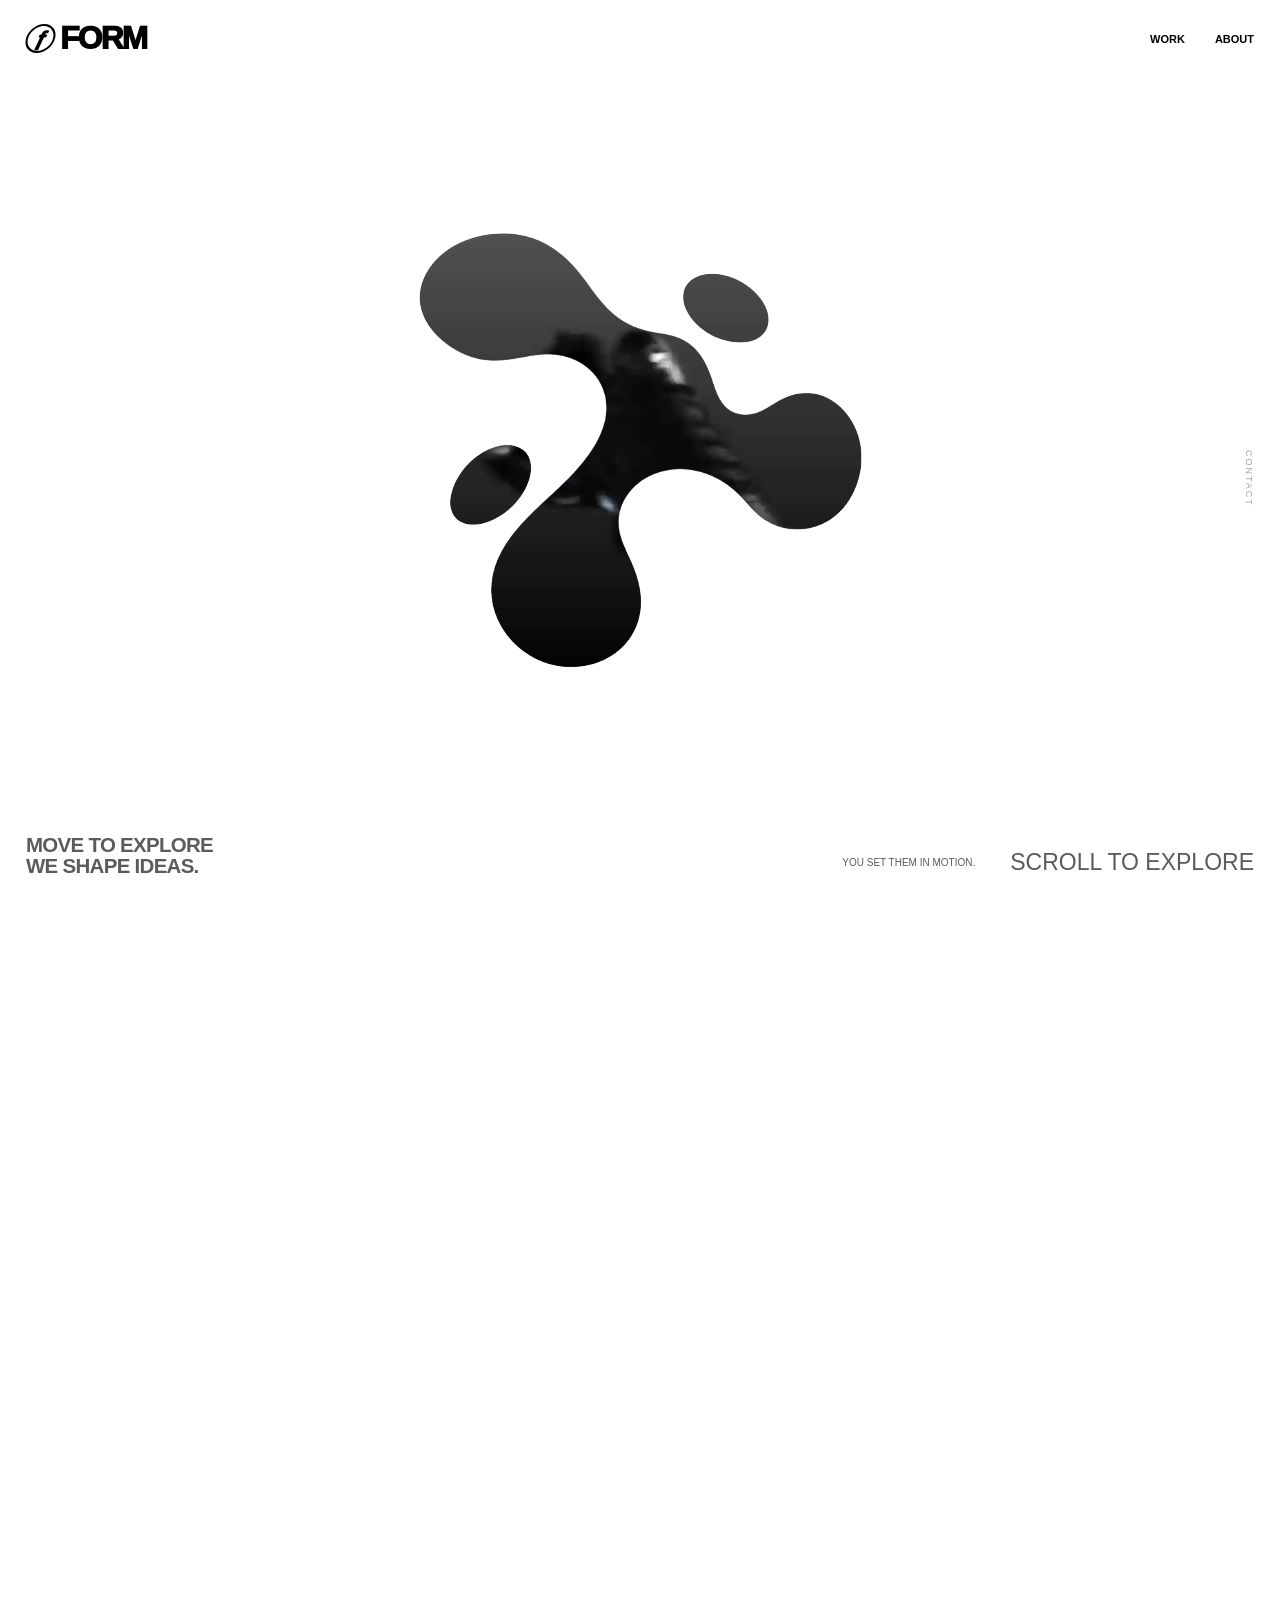
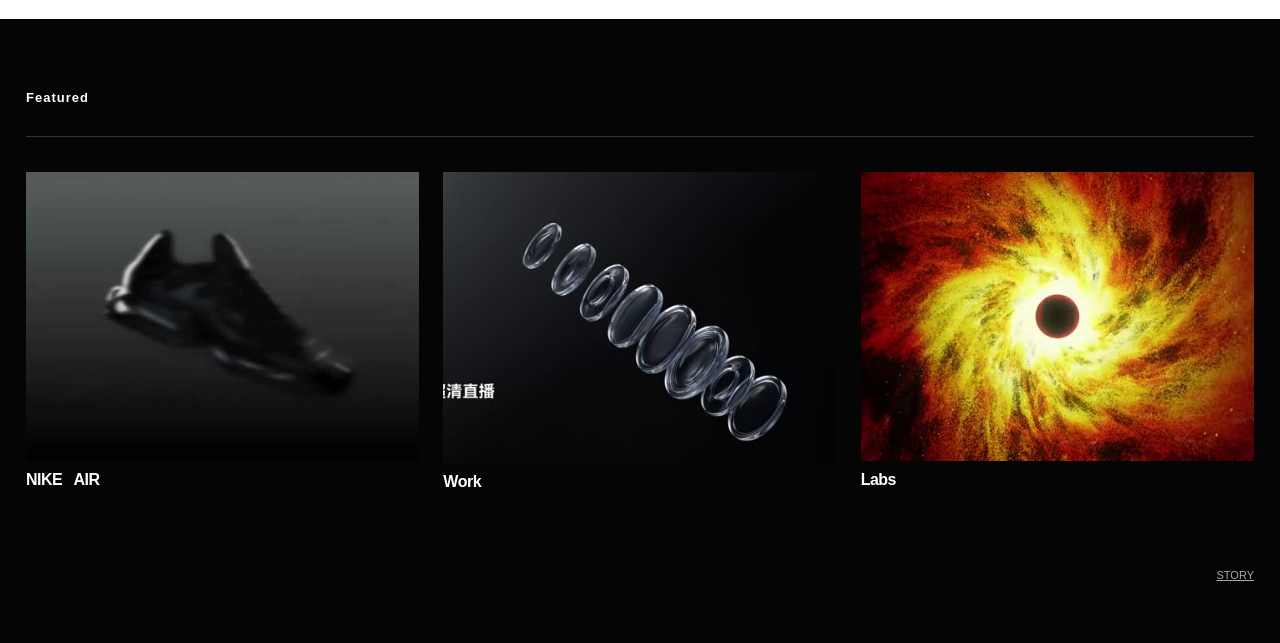
<file: index.html>
<!doctype html>
<html lang="zh-CN"><head><meta charset="utf-8"><meta name="viewport" content="width=device-width,initial-scale=1"><title>FORM — Interactive Portfolio</title>
<style>
*{box-sizing:border-box}html{scroll-behavior:smooth}body{margin:0;background:#050505;color:#fff;font-family:Arial,"Microsoft YaHei",sans-serif}a{color:inherit;text-decoration:none}button{font:inherit}header{position:fixed;inset:0 0 auto;display:flex;align-items:center;justify-content:space-between;padding:20px 26px;z-index:10;mix-blend-mode:difference;color:#fff}.logo{font-size:32px;font-weight:950;letter-spacing:-2px}.logo span{display:inline-block;border:2px solid;border-radius:50%;font-size:21px;line-height:25px;width:29px;text-align:center;vertical-align:3px;margin-right:5px;transform:skew(-15deg)}nav{display:flex;gap:30px;font-size:11px;font-weight:800}nav a:hover{text-decoration:underline;text-underline-offset:5px}#intro{height:180svh;position:relative;background:#fff}.stage{position:sticky;top:0;height:100svh;overflow:hidden;background:#fff;color:#080808}canvas{position:absolute;inset:0;width:100%;height:100%;touch-action:pan-y}.hero-footer{position:absolute;bottom:24px;left:26px;right:26px;display:flex;justify-content:space-between;align-items:end;pointer-events:none}.hero-footer h1{font-size:clamp(14px,1.6vw,23px);line-height:1;letter-spacing:-.7px;margin:0;font-weight:900}.hero-footer a{pointer-events:auto;font-size:10px;display:flex;align-items:center;gap:35px}.hero-footer a span{font-size:23px}.hint{position:absolute;right:26px;top:50%;font-size:9px;writing-mode:vertical-rl;letter-spacing:2px;color:#777;pointer-events:none}#loading{position:absolute;top:50%;left:50%;transform:translate(-50%,-50%);font-size:12px}#work{position:relative;margin-top:-1px;background:#050505;padding:60px 26px 30px;min-height:0}.section-top{display:flex;justify-content:space-between;align-items:baseline;border-bottom:1px solid #333;padding-bottom:20px;margin-bottom:35px}.section-top h2{font-size:13px;letter-spacing:1px}.section-top span{font-size:10px;color:#888}.grid{columns:3;column-gap:24px}.project{break-inside:avoid;display:block;margin:0 0 24px;width:100%;text-align:left;background:none;border:0;padding:0;color:white;cursor:pointer}.project img{width:100%;display:block;filter:saturate(.7);transition:filter .4s,transform .6s}.project:hover img{filter:saturate(1.1);transform:scale(.98)}.caption{display:flex;justify-content:space-between;align-items:start;padding-top:10px}.caption strong{font-size:16px;letter-spacing:-.5px}.caption small{font-size:9px;color:#999;text-align:right}.about{padding:110px 26px;border-top:1px solid #333}.about p{font-size:12px;color:#888}.about h2{font-size:clamp(45px,8vw,120px);letter-spacing:-.06em;line-height:1;margin:30px 0;max-width:1100px}.contact{padding:25px 26px 50px;display:flex;justify-content:space-between;font-size:11px;color:#aaa}.contact a{text-decoration:underline}dialog{border:1px solid #444;background:#0b0b0b;color:white;max-width:900px;width:90vw;padding:24px}dialog::backdrop{background:#000c}dialog img{max-height:65vh;max-width:100%;display:block;margin:auto}dialog button{display:block;margin-left:auto;background:none;color:white;border:0;font-size:28px;cursor:pointer}dialog p{font-size:12px;color:#aaa}a:focus-visible,button:focus-visible{outline:2px solid #b89b6b;outline-offset:6px}@media(max-width:650px){header{padding:18px}.logo{font-size:26px}nav{gap:16px;font-size:10px}.hero-footer{left:18px;right:18px}.hint{right:12px}.grid{columns:2;column-gap:14px}#work{padding:85px 18px 40px}.caption strong{font-size:12px}.caption small{font-size:8px}.project{margin-bottom:26px}.about{padding:65px 18px}.section-top span{max-width:130px;text-align:right}.contact{padding:25px 18px;gap:30px}}@media(prefers-reduced-motion:reduce){html{scroll-behavior:auto}*{transition:none!important}}
.project .work-video{width:100%;aspect-ratio:291/214;object-fit:cover;display:block;transition:transform .6s}.project:hover .work-video{transform:scale(.98)}dialog .detail-video{width:100%;max-height:65vh;object-fit:contain}dialog img[hidden]{display:none}.work-shell{position:relative;break-inside:avoid}.project .work-cover{width:100%;height:auto;object-fit:cover;object-position:center;display:block}.work-media-tools{display:none;position:absolute;top:10px;right:10px;gap:6px;z-index:2;flex-wrap:wrap}.text-editing .work-media-tools{display:flex}.work-media-tools button{font-size:11px;background:#111e;color:#fff;border:1px solid #888;padding:8px;cursor:pointer}@media(max-width:600px){#text-tools{left:8px;right:8px;flex-wrap:wrap}.work-media-tools{left:5px;right:5px}.work-media-tools button{padding:5px;font-size:10px}}</style><script src="video-defaults.js" defer></script><script src="media-loader.js" defer></script><link rel="stylesheet" href="mobile-layout.css"></head>
<body class="home">
<header><a href="#intro" class="logo" aria-label="返回首页"><span>ƒ</span>FORM</a><nav aria-label="主导航"><a href="#work">WORK</a><a href="#contact">ABOUT</a></nav></header>
<main><section id="intro"><div class="stage"><canvas id="scene" aria-label="由你的 GLB 模型生成的互动粒子造型，移动鼠标或触摸可使粒子散开" width="3818" height="1907"></canvas><p id="loading" hidden="">正在构建粒子造型…</p><div class="hint" style="">CONTACT</div><div class="hero-footer" style=""><h1>MOVE TO EXPLORE<br>WE SHAPE IDEAS.</h1><a href="#work">YOU SET THEM IN MOTION.<span>SCROLL TO EXPLORE </span></a></div></div></section>
<section id="work"><div class="section-top"><h2>Featured</h2><span></span></div><div class="grid">
<div class="work-shell"><button class="project" data-work-number="1" data-ratio="291/214"><video class="work-cover work-video" muted="" loop="" playsinline="" preload="none" aria-label="01 作品动画" style="aspect-ratio:291/214" data-src="media/73d34ca939b4ac3d7d2f4e51.mp4" poster="media/73d34ca939b4ac3d7d2f4e51.poster.jpg"></video><div class="caption"><strong>NIKE&nbsp; &nbsp;AIR</strong><small><br></small></div></button></div>

<div class="work-shell"><button class="project" data-work-number="3" data-ratio="290/215"><video class="work-cover work-video" data-src="media/6f604e331b85ef6d24a66be9.mp4" muted="" loop="" playsinline="" preload="none" style="aspect-ratio: 290 / 215;" poster="media/6f604e331b85ef6d24a66be9.poster.jpg"></video><div class="caption"><strong>Work</strong><small><br></small></div></button></div>

<div class="work-shell"><button class="project" data-work-number="5" data-ratio="291/214"><video class="work-cover work-video" data-src="media/8d877f072384f609a5a01a77.mp4" muted="" loop="" playsinline="" preload="none" style="aspect-ratio: 291 / 214;" poster="media/8d877f072384f609a5a01a77.poster.jpg"></video><div class="caption"><strong>Labs</strong><small><br></small></div></button></div>

</div></section><footer id="contact" class="contact"><span><br><br></span><a href="#intro">STORY</a></footer></main>
<dialog><button aria-label="关闭">04</button><img alt="" loading="lazy" decoding="async"><h2></h2><p>Labs</p></dialog>
<script src="hero.js" defer></script>
</body></html>
</file>
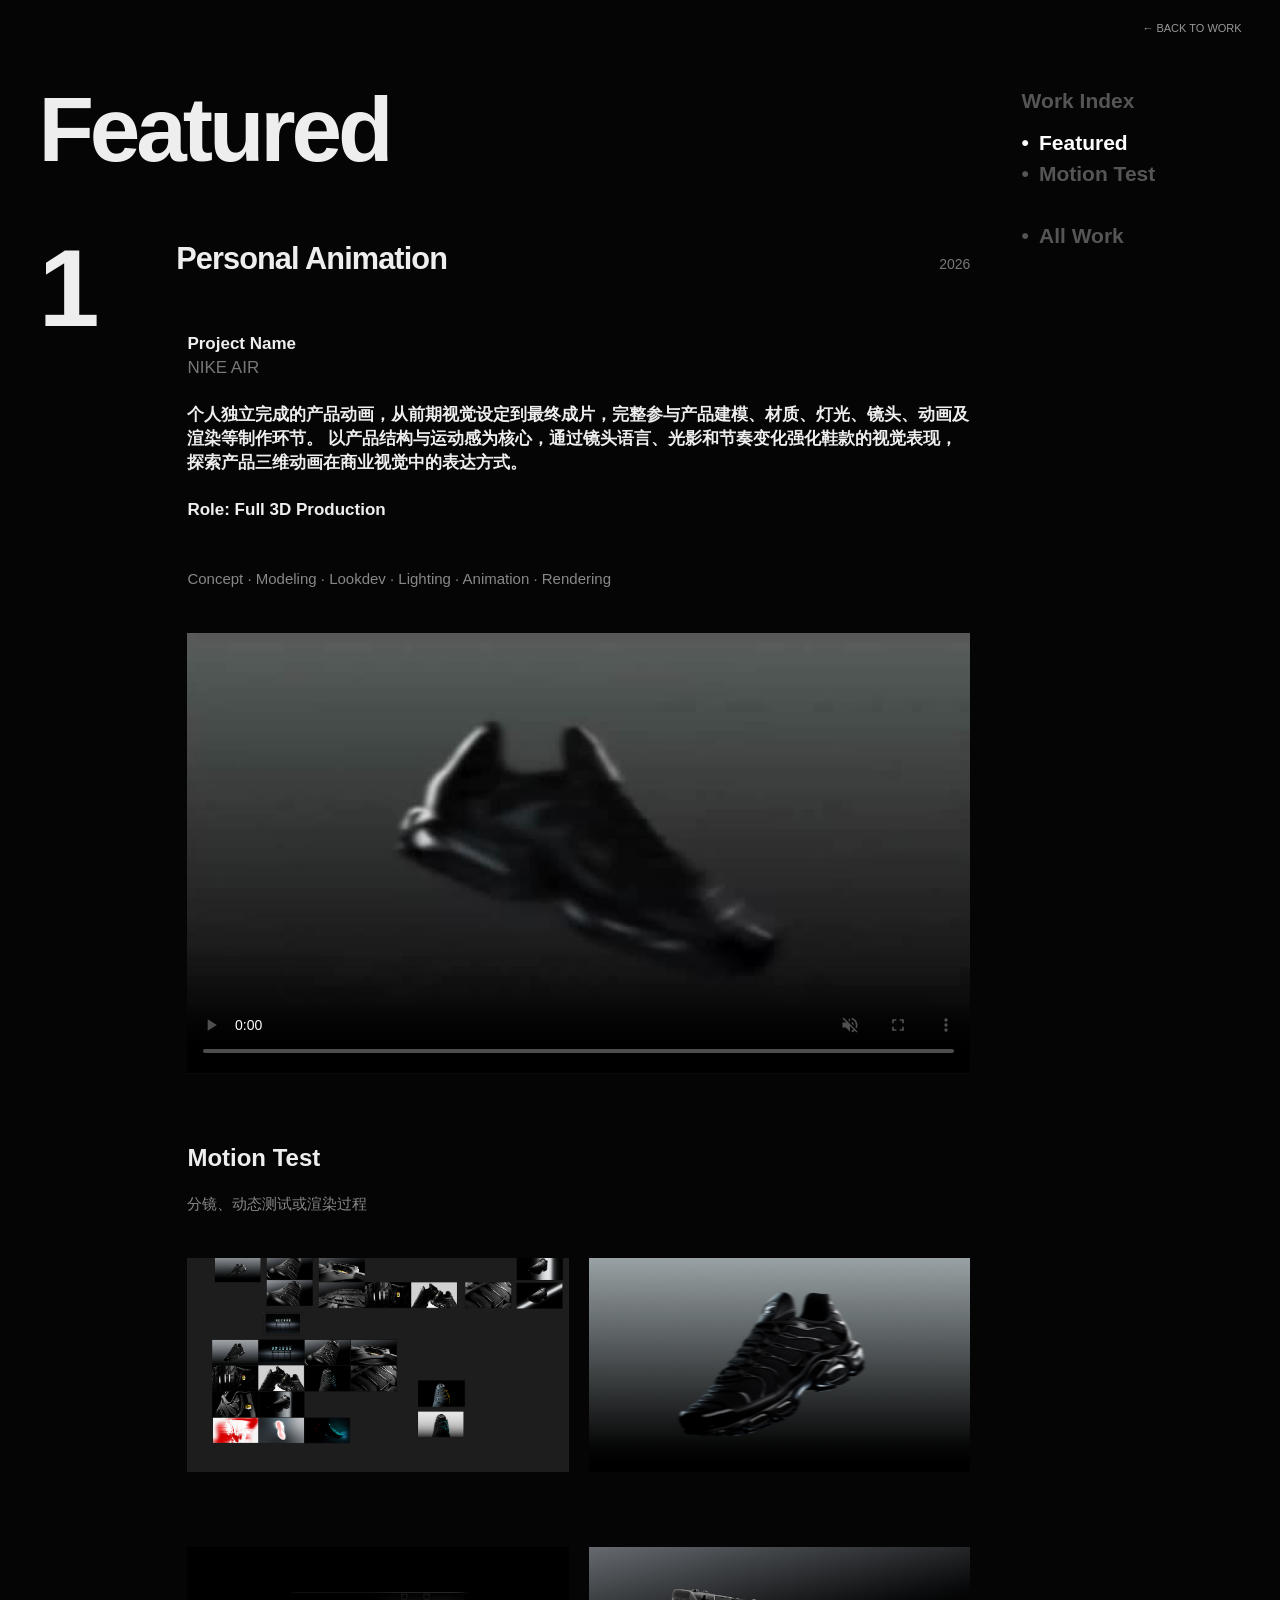
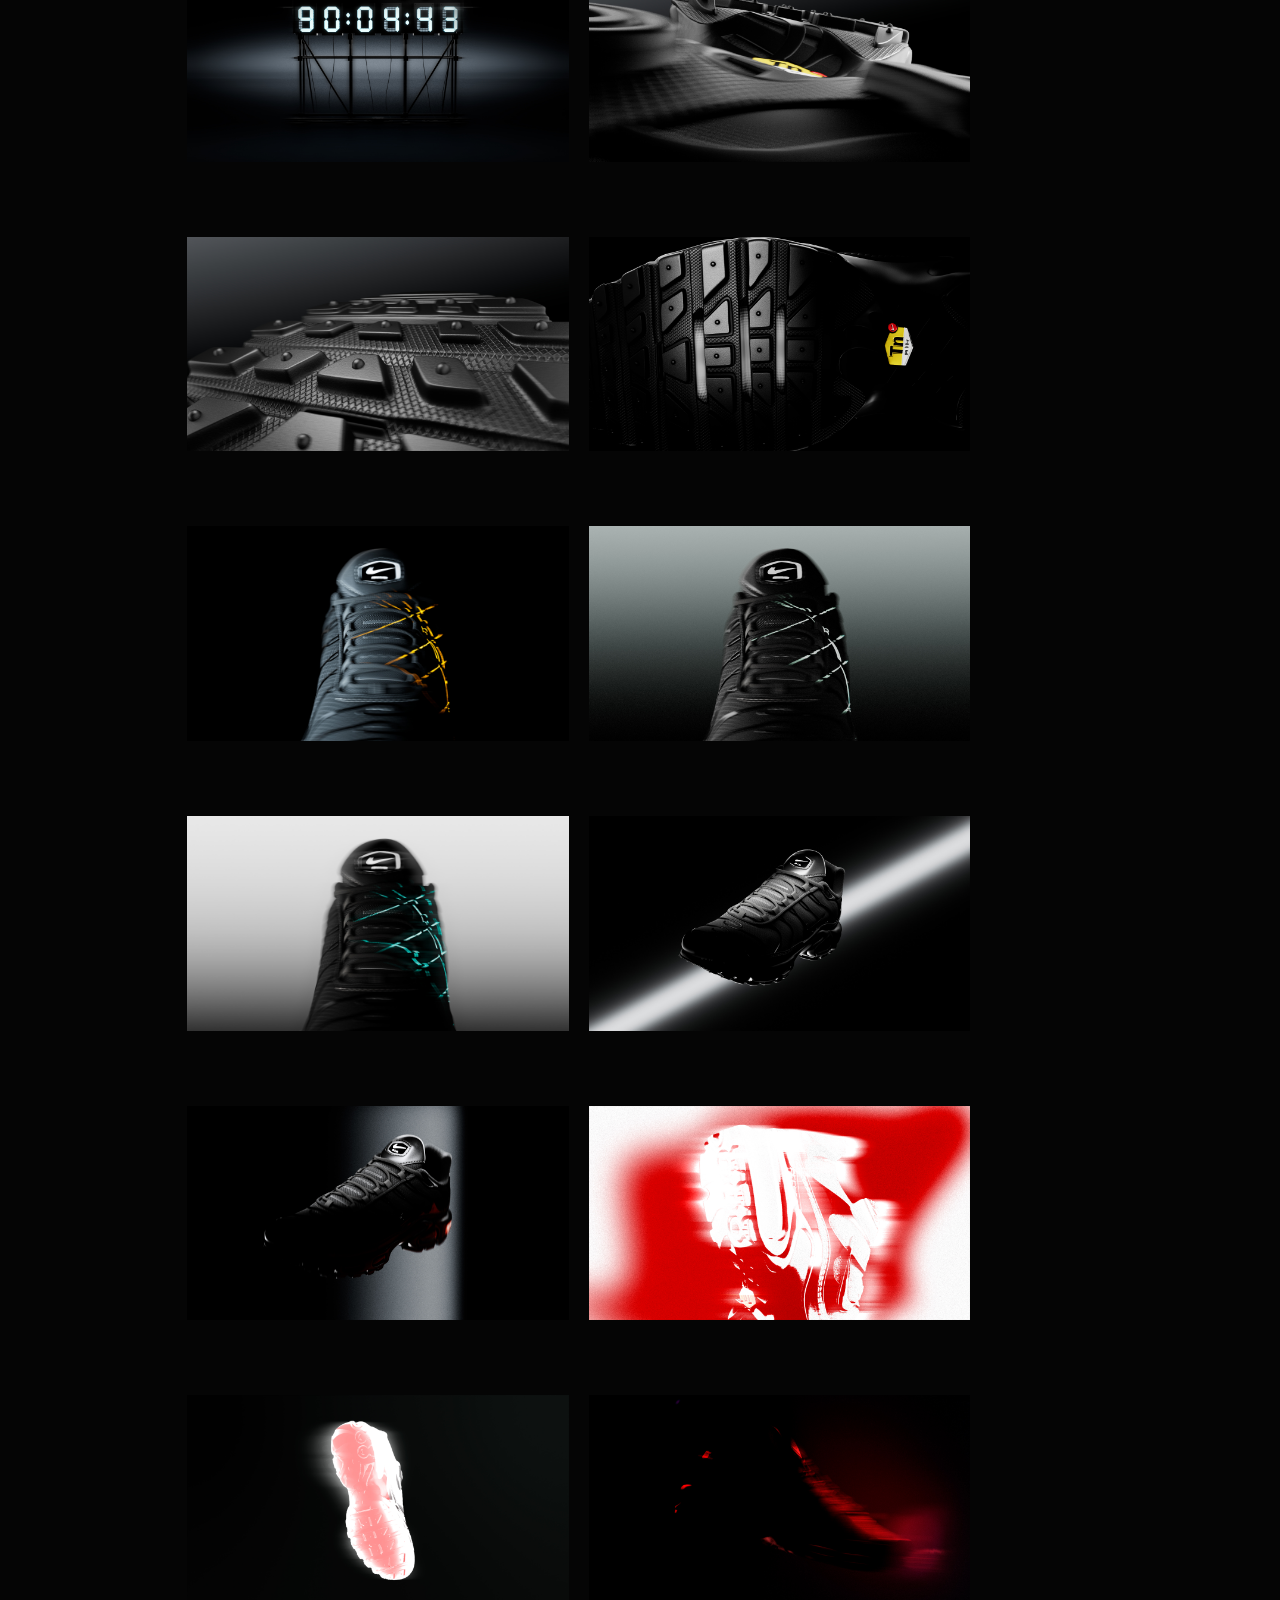
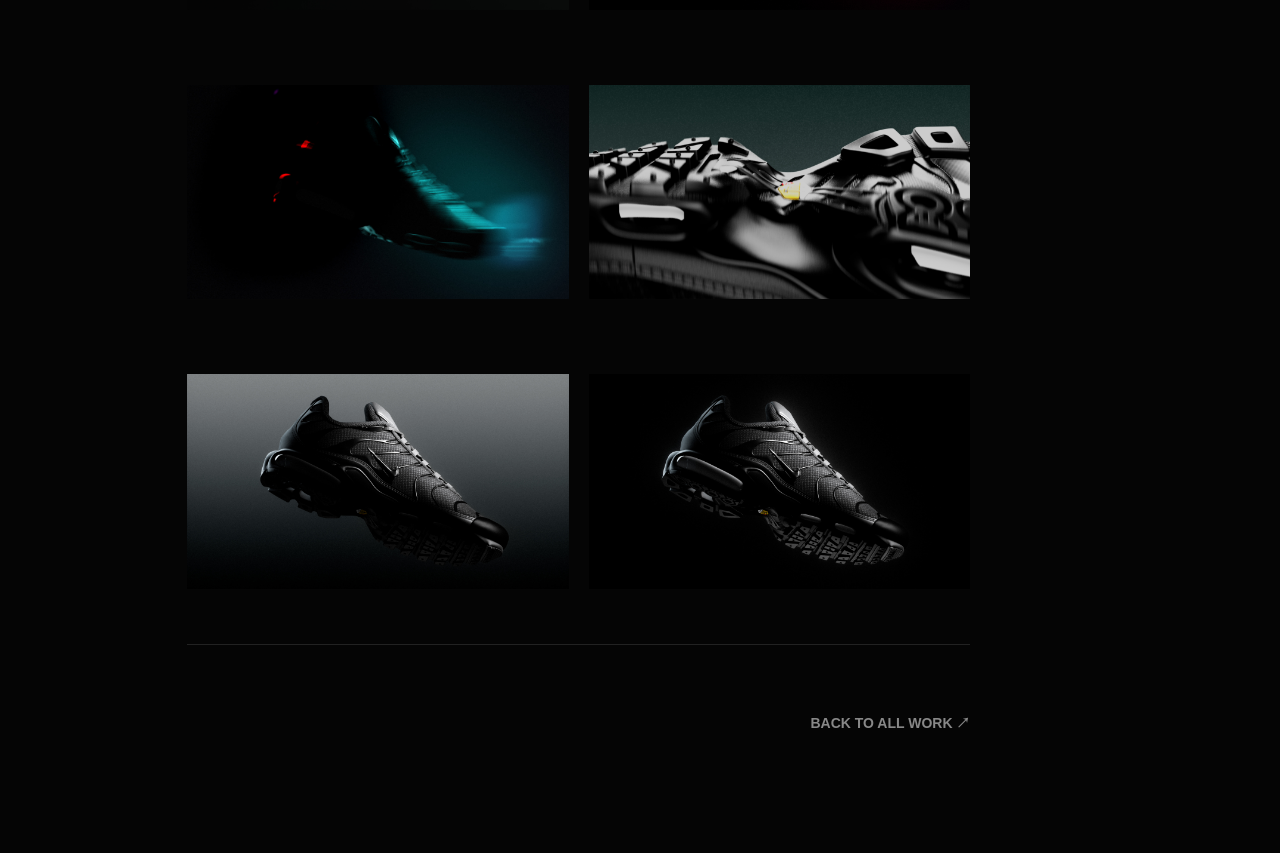
<file: work01.html>
<!doctype html>
<html lang="zh-CN"><head><meta charset="utf-8"><meta name="viewport" content="width=device-width,initial-scale=1"><title>Work 01 — Footwear Motion</title><style>
*{box-sizing:border-box}html{scroll-behavior:smooth;scroll-padding-top:40px}body{background:#050505;color:#eee;margin:0;font-family:Arial,'Microsoft YaHei',sans-serif}a{color:inherit;text-decoration:none}button{font:inherit;cursor:pointer}a:focus-visible,button:focus-visible{outline:2px solid #ddd;outline-offset:5px}.back{position:absolute;right:3vw;top:22px;font-size:11px;color:#999}.layout{display:grid;grid-template-columns:minmax(0,1fr) 220px;gap:4vw;padding:85px 3vw 100px}.heading{font-size:clamp(60px,7.1vw,116px);letter-spacing:-.045em;line-height:1;margin:0 0 65px}.project-layout{display:grid;grid-template-columns:95px minmax(0,1fr);gap:20px}.number{font-weight:800;font-size:110px;line-height:.85}.project-title{display:flex;align-items:baseline;justify-content:space-between;gap:24px;margin-bottom:55px}.project-title h2{font-size:clamp(24px,2.4vw,38px);margin:0;letter-spacing:-.03em}.year{font-size:14px;color:#777}.copy{padding-left:34px}.metadata{font-size:17px;line-height:1.4;margin-bottom:45px}.muted{color:#777}.description{font-size:15px;line-height:1.6;max-width:690px;color:#888;margin:0 0 42px}.media-block{margin:0 0 55px;scroll-margin-top:35px}.media-box{position:relative;min-height:180px;background:#0b0b0b}.media-box video,.media-box img{width:100%;max-height:85vh;object-fit:contain;display:block}.media-box video{aspect-ratio:16/9}figcaption{font-size:11px;color:#777;line-height:1.5;margin-top:10px}.replace{display:none;position:absolute;right:10px;top:10px;border:1px solid #777;background:#111e;color:white;padding:9px 14px;z-index:2}.editing .replace{display:block}.placeholder{aspect-ratio:16/9;display:flex;align-items:center;justify-content:center;flex-direction:column;gap:15px;border:1px solid #222;color:#555}.placeholder b{font-weight:400;font-size:40px}.placeholder span{font-size:12px}.pair{display:grid;grid-template-columns:1fr 1fr;gap:20px}.pair .placeholder{aspect-ratio:4/3}.small-heading{font-size:24px;margin:70px 0 20px}.sidebar{position:sticky;top:85px;align-self:start;font-size:21px;font-weight:600;line-height:1.5;color:#555}.sidebar p{margin:0 0 10px}.sidebar a{display:block}.sidebar a:before{content:'•';margin-right:10px}.sidebar a:hover,.sidebar a.active{color:white}.sidebar .all{margin-top:30px}.bottom{padding:70px 0 20px;border-top:1px solid #222;display:flex;justify-content:space-between;color:#888;font-size:12px}.reveal{animation:arrive .85s both}@keyframes arrive{from{opacity:0;transform:translateY(22px)}to{opacity:1;transform:none}}.editing [data-text]{outline:1px dashed #667787;outline-offset:4px;min-width:10px;cursor:text}.toolbar{position:fixed;bottom:16px;right:16px;background:#f8f8f8;color:#111;border:1px solid #bbb;border-radius:6px;padding:10px;display:flex;gap:8px;align-items:center;z-index:20;font-size:12px}.toolbar button{padding:8px 10px;background:white;border:1px solid #bbb;border-radius:3px}.toolbar output{max-width:230px;font-size:11px}.editing .placeholder{border-color:#777}.busy{opacity:.6;pointer-events:none}@media(max-width:800px){.layout{grid-template-columns:1fr;padding:75px 20px 100px}.sidebar{position:static;grid-row:1;display:flex;flex-wrap:wrap;gap:12px;font-size:12px}.sidebar p{width:100%;margin:0}.sidebar .all{margin:0}.heading{margin-bottom:35px}.project-layout{grid-template-columns:44px minmax(0,1fr);gap:12px}.number{font-size:58px}.copy{padding-left:0}.project-title{margin-bottom:30px}.metadata{font-size:14px}.pair{grid-template-columns:1fr}.toolbar{left:8px;right:8px;bottom:8px;flex-wrap:wrap}.toolbar output{max-width:none}.back{right:20px}.project-title{flex-wrap:wrap;gap:8px}}@media(prefers-reduced-motion:reduce){html{scroll-behavior:auto}.reveal{animation:none}}
.bottom a{font-size:14px;font-weight:700}
.layout-control{display:none;border:1px dashed #666;background:#111;color:#ddd;padding:12px 16px;margin:10px 10px 24px 0;font-size:13px}.editing .layout-control{display:inline-block}[data-custom-section]{border-top:1px solid #222;margin-top:65px}.pair{align-items:start}.pair .media-content>img,.pair .media-content>video{aspect-ratio:4/3;object-fit:contain}.layout-control[data-action="remove"]{font-size:11px;color:#aaa;padding:6px 10px}.media-block{min-width:0}

/* All detail media frames, including user-added layouts, use 16:9. */
.media-box{aspect-ratio:16/9;min-height:0;overflow:hidden}
.media-box>.media-content{position:absolute;inset:0;width:100%;height:100%}
.media-box .media-content>img,.media-box .media-content>video,.media-box .media-content>.placeholder{display:block;width:100%;height:100%;min-height:0;max-height:none;aspect-ratio:16/9;object-fit:cover;object-position:center}
.media-box .media-content>.placeholder{display:flex}
</style><script src="video-defaults.js" defer></script><script src="media-loader.js" defer></script><link rel="stylesheet" href="mobile-layout.css"></head><body class="work-detail">
<a class="back" href="index.html#work">← <span data-text="back">BACK TO WORK</span></a>
<div class="layout"><main><h1 class="heading reveal" data-text="featured">Featured</h1><article class="project-layout"><div class="number reveal" data-text="number">1</div><div><div class="project-title reveal"><h2 data-text="title">&nbsp; &nbsp;Personal Animation</h2><span class="year" data-text="year">2026</span></div><div class="copy">
<section id="overview" class="reveal"><div class="metadata"><strong data-text="label">Project Name</strong><br><span class="muted" data-text="project">NIKE AIR</span><br><strong data-text="role-label"><br>个人独立完成的产品动画，从前期视觉设定到最终成片，完整参与产品建模、材质、灯光、镜头、动画及渲染等制作环节。 以产品结构与运动感为核心，通过镜头语言、光影和节奏变化强化鞋款的视觉表现，探索产品三维动画在商业视觉中的表达方式。<br><br>Role: Full 3D Production<br></strong><span class="muted" data-text="role"></span></div><p class="description reveal" data-text="description">Concept · Modeling · Lookdev · Lighting · Animation · Rendering</p></section>
<figure class="media-block reveal" id="film"><div class="media-box" data-slot="film"><div class="media-content"><video controls="" muted="" loop="" playsinline="" preload="none" data-src="media/73d34ca939b4ac3d7d2f4e51.mp4" poster="media/73d34ca939b4ac3d7d2f4e51.poster.jpg"></video></div></div></figure>
<section id="process"><h3 class="small-heading" data-text="process-title">Motion Test</h3><p class="description" data-text="process-copy">分镜、动态测试或渲染过程</p><div class="pair" id="process-grid"><figure class="media-block"><div class="media-box" data-slot="process-a"><div class="media-content"><img src="media/b88c8959cf7c837e6fd08707.png" alt="项目素材" loading="lazy" decoding="async"></div></div></figure><figure class="media-block"><div class="media-box" data-slot="process-b"><div class="media-content"><img src="media/d46adaa1042651e3cbbe7b1f.jpg" alt="项目素材" loading="lazy" decoding="async"></div></div></figure><figure class="media-block"><div class="media-box" data-slot="process-c"><div class="media-content"><img src="media/f62e7a7687c253aef4ab2349.jpg" alt="项目素材" loading="lazy" decoding="async"></div></div></figure><figure class="media-block"><div class="media-box" data-slot="process-d"><div class="media-content"><img src="media/62cf2643956a22b1bc20f2ba.jpg" alt="项目素材" loading="lazy" decoding="async"></div></div></figure><figure class="media-block"><div class="media-box" data-slot="process-e"><div class="media-content"><img src="media/860440499dfdaadf66ae3a76.jpg" alt="项目素材" loading="lazy" decoding="async"></div></div></figure><figure class="media-block"><div class="media-box" data-slot="process-f"><div class="media-content"><img src="media/d5427a0023a44456cbda903e.jpg" alt="项目素材" loading="lazy" decoding="async"></div></div></figure><figure class="media-block" data-added="frame"><div class="media-box" data-slot="extra-mvjuyrgf-jdfgyih"><div class="media-content"><img src="media/06724fe0ad14f44727d2608d.jpg" alt="项目素材" loading="lazy" decoding="async"></div></div></figure><figure class="media-block" data-added="frame"><div class="media-box" data-slot="extra-mvjuyrgf-iox2d8u"><div class="media-content"><img src="media/57e1b887c99ab2238f2dfd06.jpg" alt="项目素材" loading="lazy" decoding="async"></div></div></figure><figure class="media-block" data-added="frame"><div class="media-box" data-slot="extra-mvjuziik-g9ud9fg"><div class="media-content"><img src="media/4e818792b49136d76facf378.jpg" alt="项目素材" loading="lazy" decoding="async"></div></div></figure><figure class="media-block" data-added="frame"><div class="media-box" data-slot="extra-mvjuziik-l899lc6"><div class="media-content"><img src="media/9976419ea9dd0f888e8da538.jpg" alt="项目素材" loading="lazy" decoding="async"></div></div></figure><figure class="media-block" data-added="frame"><div class="media-box" data-slot="extra-mvjuzynh-vkazv6x"><div class="media-content"><img src="media/83bec7a55dd7f28fcd392764.jpg" alt="项目素材" loading="lazy" decoding="async"></div></div></figure><figure class="media-block" data-added="frame"><div class="media-box" data-slot="extra-mvjuzyni-inhq4qw"><div class="media-content"><img src="media/cc4eb16f6917e56681fd2437.jpg" alt="项目素材" loading="lazy" decoding="async"></div></div></figure><figure class="media-block" data-added="frame"><div class="media-box" data-slot="extra-mvjv0wrg-60yr49b"><div class="media-content"><img src="media/ac4779bad0a20810e8cb93ce.jpg" alt="项目素材" loading="lazy" decoding="async"></div></div></figure><figure class="media-block" data-added="frame"><div class="media-box" data-slot="extra-mvjv0wrg-uxhhyc9"><div class="media-content"><img src="media/f8cf0000edf1d3b8b9c319d5.jpg" alt="项目素材" loading="lazy" decoding="async"></div></div></figure><figure class="media-block" data-added="frame"><div class="media-box" data-slot="extra-mvjv1awm-klqlu8d"><div class="media-content"><img src="media/1e0b44a6593622eaca6fe443.jpg" alt="项目素材" loading="lazy" decoding="async"></div></div></figure><figure class="media-block" data-added="frame"><div class="media-box" data-slot="extra-mvjv1awm-w1nlq9e"><div class="media-content"><img src="media/81196f987902edd2c8024b8c.jpg" alt="项目素材" loading="lazy" decoding="async"></div></div></figure><figure class="media-block" data-added="frame"><div class="media-box" data-slot="extra-mvjv3gau-h1at9v7"><div class="media-content"><img src="media/a421bcdde92eef269d662aae.jpg" alt="项目素材" loading="lazy" decoding="async"></div></div></figure><figure class="media-block" data-added="frame"><div class="media-box" data-slot="extra-mvjv3gau-lb38mrq"><div class="media-content"><img src="media/9a4caf70c74e626821e89b84.jpg" alt="项目素材" loading="lazy" decoding="async"></div></div></figure></div></section>
<div id="custom-sections"></div><footer class="bottom"><span data-text="footer"><br></span><a href="index.html#work" data-text="return">BACK TO ALL WORK ↗</a></footer>
</div></div></article></main><aside class="sidebar"><p data-text="index">Work Index</p><a class="active" href="#overview" data-text="nav-overview">Featured</a><a href="#process" data-text="nav-process">Motion Test</a><a class="all" href="index.html#work" data-text="nav-all">All Work</a></aside></div>


</body></html><script>(()=>{const links=[...document.querySelectorAll('.sidebar a[href^="#"]')];function update(){let active=links[0];for(const a of links){const el=document.querySelector(a.getAttribute('href'));if(el&&el.getBoundingClientRect().top<=Math.max(80,innerHeight*.35))active=a;}links.forEach(a=>a.classList.toggle('active',a===active));}addEventListener('scroll',update,{passive:true});addEventListener('resize',update);update();})();</script>
</file>
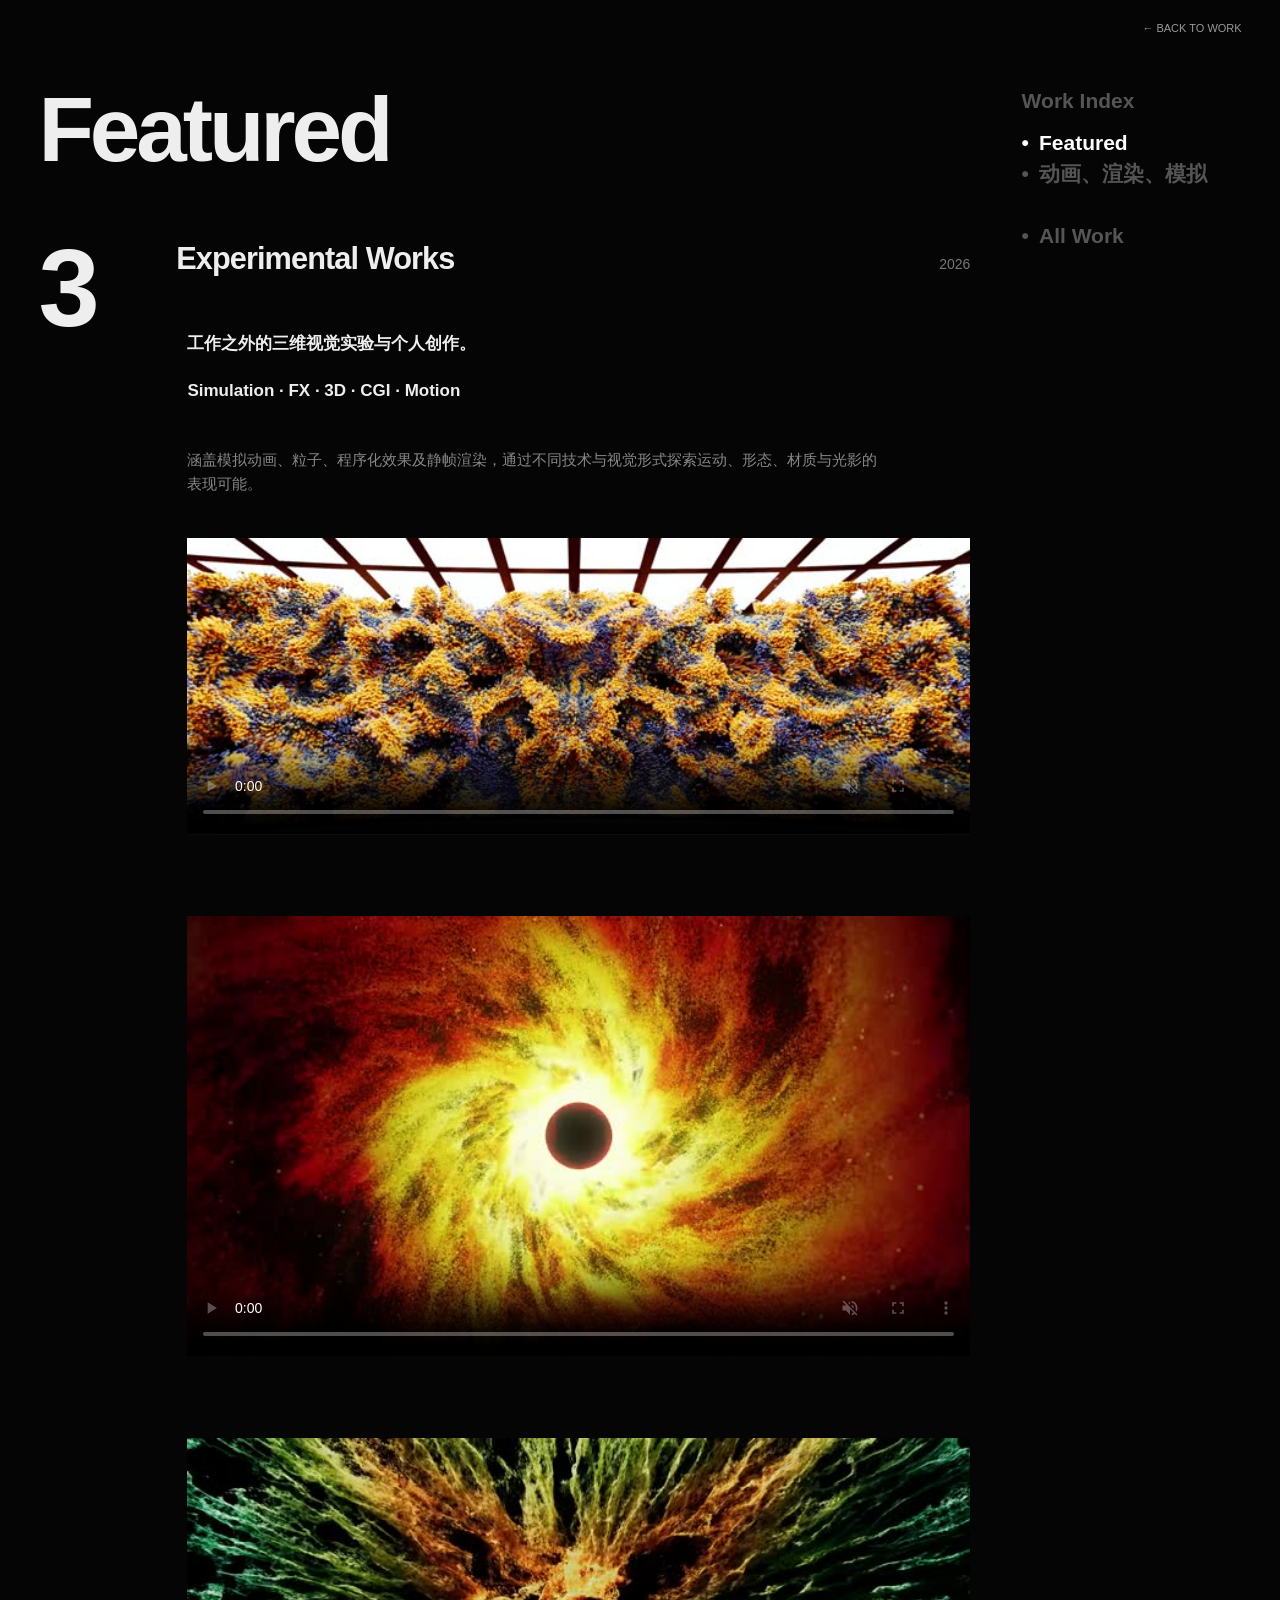
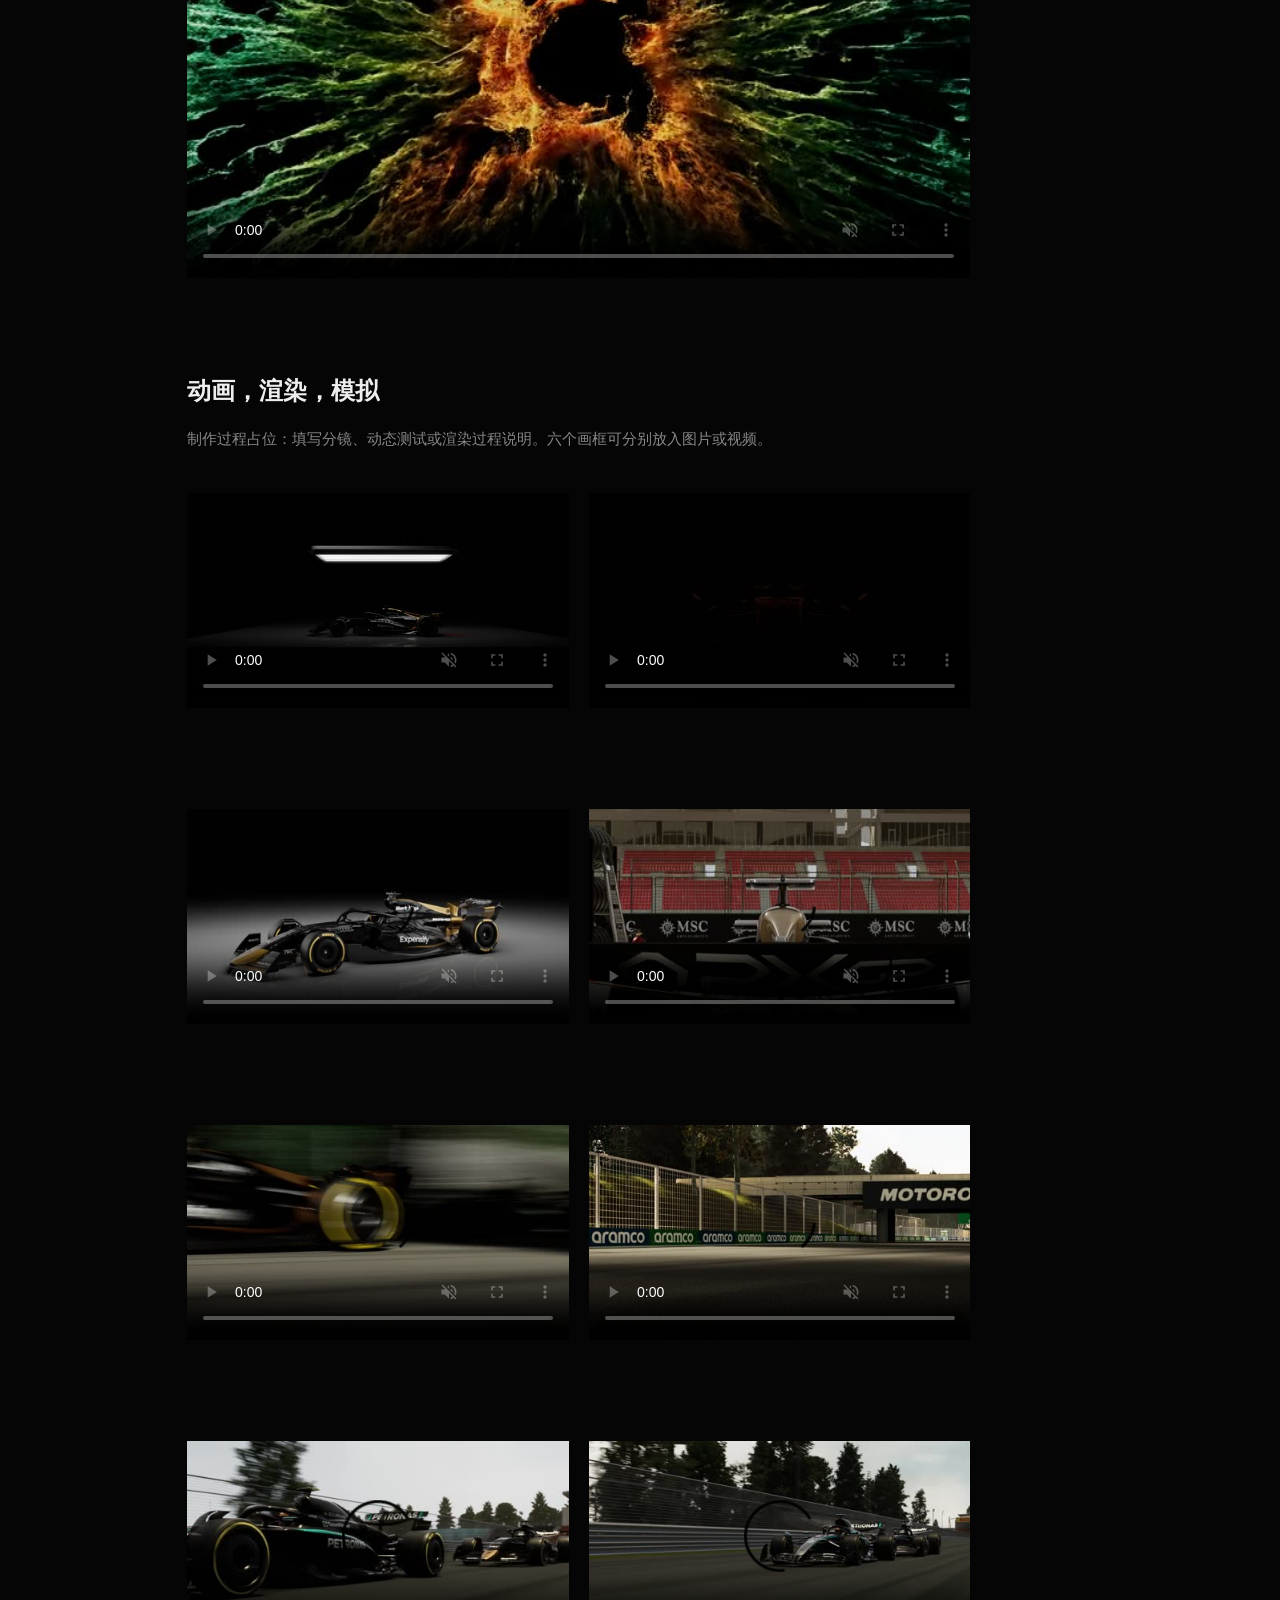
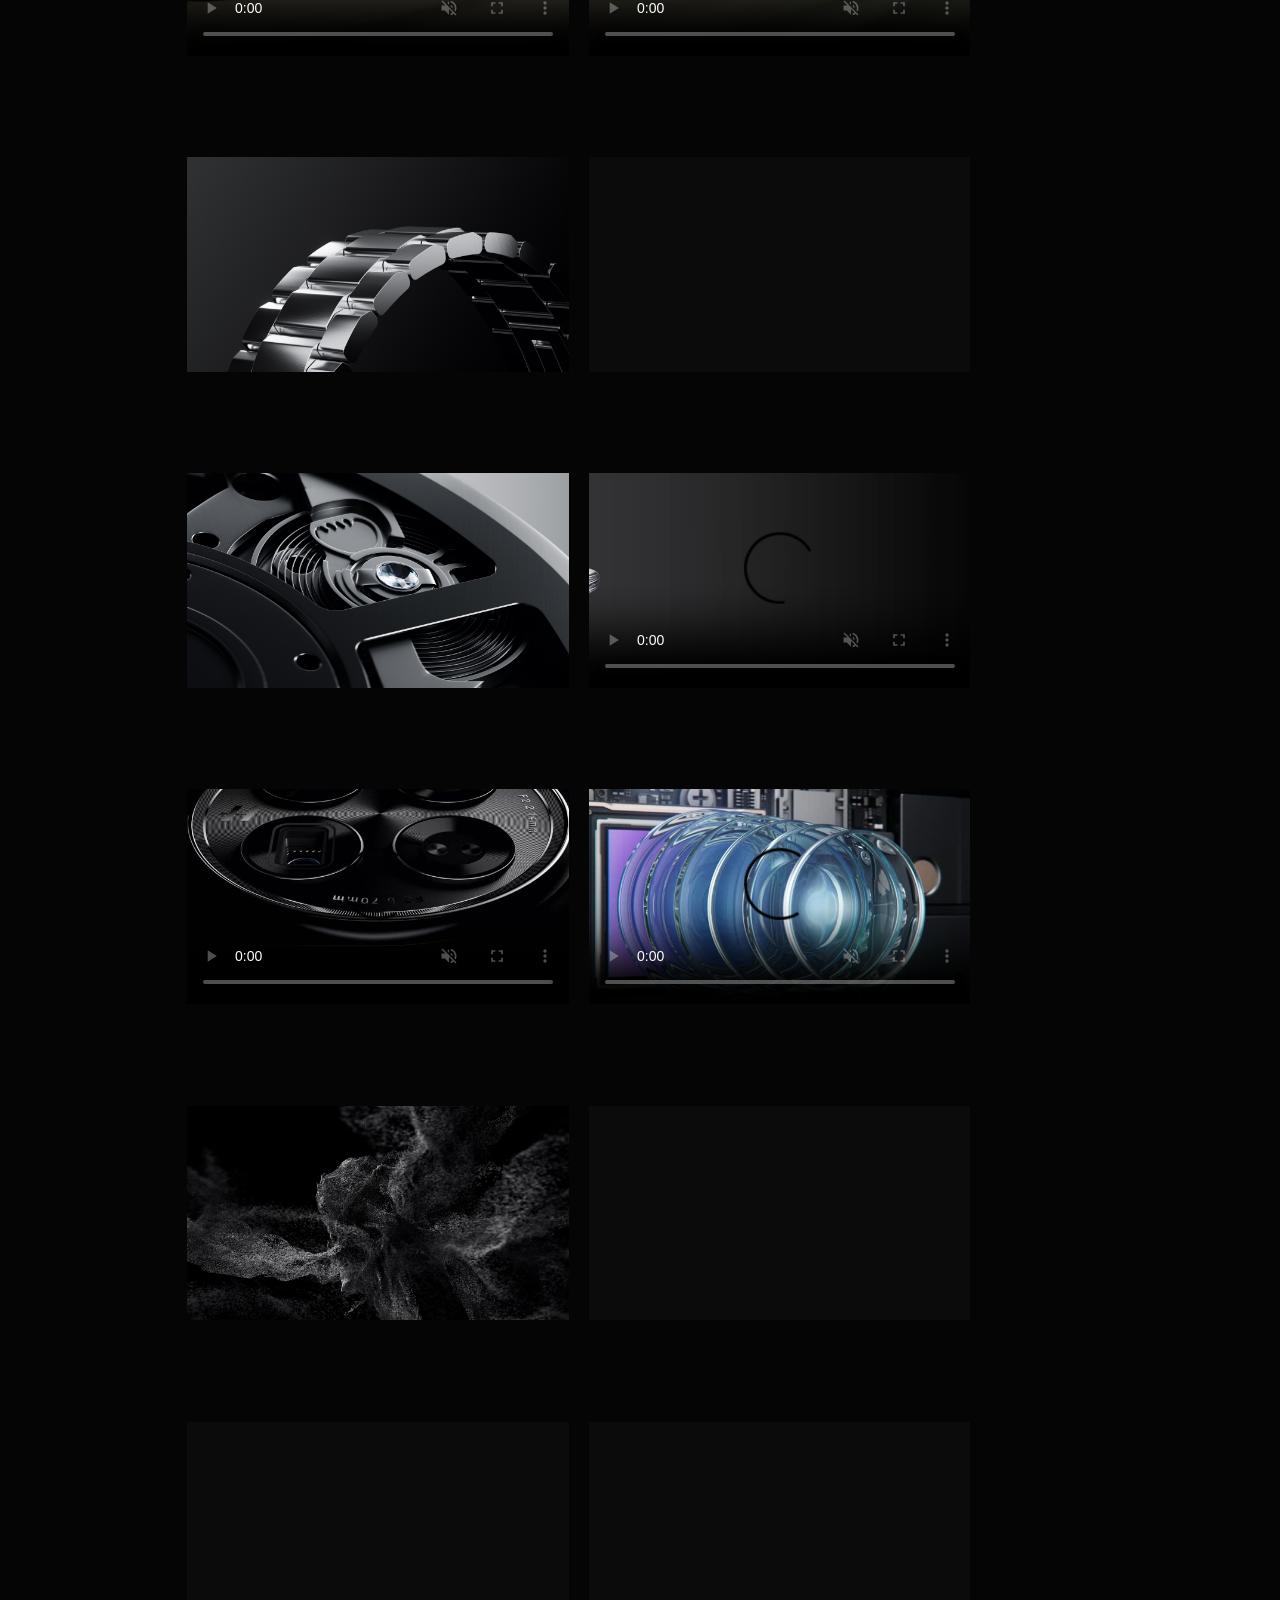
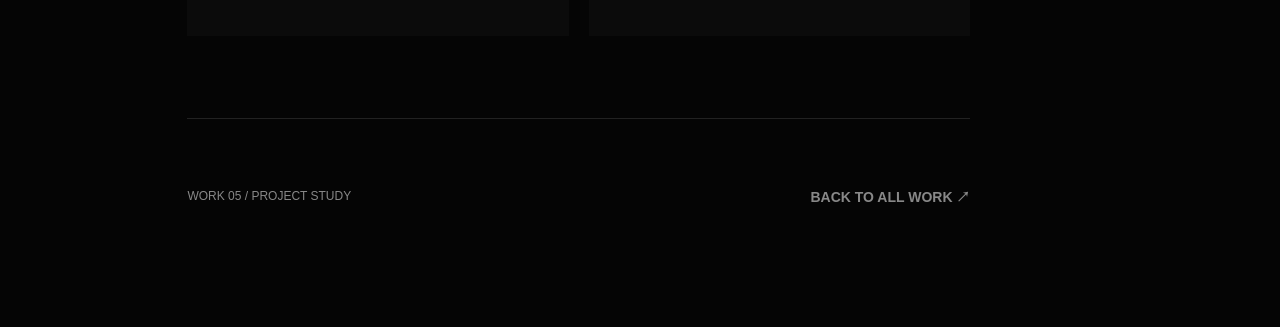
<file: work05.html>
<!doctype html>
<html lang="zh-CN"><head><meta charset="utf-8"><meta name="viewport" content="width=device-width,initial-scale=1"><title>Work 05 — Project Study</title><style>
*{box-sizing:border-box}html{scroll-behavior:smooth;scroll-padding-top:40px}body{background:#050505;color:#eee;margin:0;font-family:Arial,'Microsoft YaHei',sans-serif}a{color:inherit;text-decoration:none}button{font:inherit;cursor:pointer}a:focus-visible,button:focus-visible{outline:2px solid #ddd;outline-offset:5px}.back{position:absolute;right:3vw;top:22px;font-size:11px;color:#999}.layout{display:grid;grid-template-columns:minmax(0,1fr) 220px;gap:4vw;padding:85px 3vw 100px}.heading{font-size:clamp(60px,7.1vw,116px);letter-spacing:-.045em;line-height:1;margin:0 0 65px}.project-layout{display:grid;grid-template-columns:95px minmax(0,1fr);gap:20px}.number{font-weight:800;font-size:110px;line-height:.85}.project-title{display:flex;align-items:baseline;justify-content:space-between;gap:24px;margin-bottom:55px}.project-title h2{font-size:clamp(24px,2.4vw,38px);margin:0;letter-spacing:-.03em}.year{font-size:14px;color:#777}.copy{padding-left:34px}.metadata{font-size:17px;line-height:1.4;margin-bottom:45px}.muted{color:#777}.description{font-size:15px;line-height:1.6;max-width:690px;color:#888;margin:0 0 42px}.media-block{margin:0 0 55px;scroll-margin-top:35px}.media-box{position:relative;min-height:180px;background:#0b0b0b}.media-box video,.media-box img{width:100%;max-height:85vh;object-fit:contain;display:block}.media-box video{aspect-ratio:16/9}figcaption{font-size:11px;color:#777;line-height:1.5;margin-top:10px}.replace{display:none;position:absolute;right:10px;top:10px;border:1px solid #777;background:#111e;color:white;padding:9px 14px;z-index:2}.editing .replace{display:block}.placeholder{aspect-ratio:16/9;display:flex;align-items:center;justify-content:center;flex-direction:column;gap:15px;border:1px solid #222;color:#555}.placeholder b{font-weight:400;font-size:40px}.placeholder span{font-size:12px}.pair{display:grid;grid-template-columns:1fr 1fr;gap:20px}.pair .placeholder{aspect-ratio:4/3}.small-heading{font-size:24px;margin:70px 0 20px}.sidebar{position:sticky;top:85px;align-self:start;font-size:21px;font-weight:600;line-height:1.5;color:#555}.sidebar p{margin:0 0 10px}.sidebar a{display:block}.sidebar a:before{content:'•';margin-right:10px}.sidebar a:hover,.sidebar a.active{color:white}.sidebar .all{margin-top:30px}.bottom{padding:70px 0 20px;border-top:1px solid #222;display:flex;justify-content:space-between;color:#888;font-size:12px}.reveal{animation:arrive .85s both}@keyframes arrive{from{opacity:0;transform:translateY(22px)}to{opacity:1;transform:none}}.editing [data-text]{outline:1px dashed #667787;outline-offset:4px;min-width:10px;cursor:text}.toolbar{position:fixed;bottom:16px;right:16px;background:#f8f8f8;color:#111;border:1px solid #bbb;border-radius:6px;padding:10px;display:flex;gap:8px;align-items:center;z-index:20;font-size:12px}.toolbar button{padding:8px 10px;background:white;border:1px solid #bbb;border-radius:3px}.toolbar output{max-width:230px;font-size:11px}.editing .placeholder{border-color:#777}.busy{opacity:.6;pointer-events:none}@media(max-width:800px){.layout{grid-template-columns:1fr;padding:75px 20px 100px}.sidebar{position:static;grid-row:1;display:flex;flex-wrap:wrap;gap:12px;font-size:12px}.sidebar p{width:100%;margin:0}.sidebar .all{margin:0}.heading{margin-bottom:35px}.project-layout{grid-template-columns:44px minmax(0,1fr);gap:12px}.number{font-size:58px}.copy{padding-left:0}.project-title{margin-bottom:30px}.metadata{font-size:14px}.pair{grid-template-columns:1fr}.toolbar{left:8px;right:8px;bottom:8px;flex-wrap:wrap}.toolbar output{max-width:none}.back{right:20px}.project-title{flex-wrap:wrap;gap:8px}}@media(prefers-reduced-motion:reduce){html{scroll-behavior:auto}.reveal{animation:none}}
.bottom a{font-size:14px;font-weight:700}
.layout-control{display:none;border:1px dashed #666;background:#111;color:#ddd;padding:12px 16px;margin:10px 10px 24px 0;font-size:13px}.editing .layout-control{display:inline-block}[data-custom-section]{border-top:1px solid #222;margin-top:65px}.pair{align-items:start}.pair .media-content>img,.pair .media-content>video{aspect-ratio:4/3;object-fit:contain}.layout-control[data-action="remove"]{font-size:11px;color:#aaa;padding:6px 10px}.media-block{min-width:0}

/* All detail media frames, including user-added layouts, use 16:9. */
.media-box{aspect-ratio:16/9;min-height:0;overflow:hidden}
.media-box>.media-content{position:absolute;inset:0;width:100%;height:100%}
.media-box .media-content>img,.media-box .media-content>video,.media-box .media-content>.placeholder{display:block;width:100%;height:100%;min-height:0;max-height:none;aspect-ratio:16/9;object-fit:cover;object-position:center}
.media-box .media-content>.placeholder{display:flex}
/* Main visual uses the original 2400 x 908 widescreen proportions. */
#film .media-box{width:100%;aspect-ratio:2400 / 908}
#film .media-box .media-content>img,#film .media-box .media-content>video,#film .media-box .media-content>.placeholder{aspect-ratio:auto;object-fit:contain}
</style><script src="video-defaults.js" defer></script><script src="media-loader.js" defer></script><link rel="stylesheet" href="mobile-layout.css"></head><body class="work-detail">
<a class="back" href="index.html#work">← <span data-text="back">BACK TO WORK</span></a>
<div class="layout"><main><h1 class="heading reveal" data-text="featured">Featured</h1><article class="project-layout"><div class="number reveal" data-text="number">3</div><div><div class="project-title reveal"><h2 data-text="title">&nbsp; &nbsp;Experimental Works</h2><span class="year" data-text="year">2026</span></div><div class="copy">
<section id="overview" class="reveal"><div class="metadata"><strong data-text="label">工作之外的三维视觉实验与个人创作。</strong><br><span class="muted" data-text="project"></span><br><strong data-text="role-label">Simulation · FX · 3D · CGI · Motion</strong><span class="muted" data-text="role"></span></div><p class="description reveal" data-text="description">涵盖模拟动画、粒子、程序化效果及静帧渲染，通过不同技术与视觉形式探索运动、形态、材质与光影的表现可能。</p></section>
<figure class="media-block reveal" id="film"><div class="media-box" data-slot="film"><div class="media-content"><video muted data-src="media/5c39753926001353b46500c9.mp4" data-mobile-src="media/experiments-mobile.mp4" controls="" loop="" playsinline="" preload="none" poster="media/5c39753926001353b46500c9.poster.jpg"></video></div></div><figcaption data-text="film-caption"><br></figcaption></figure>
<section id="details"><figure class="media-block"><div class="media-box" data-slot="detail"><div class="media-content"><video muted data-src="media/8d877f072384f609a5a01a77.mp4" controls="" loop="" playsinline="" preload="none" poster="media/8d877f072384f609a5a01a77.poster.jpg"></video></div></div><figcaption data-text="detail-caption"><br></figcaption></figure><figure class="media-block" data-added="frame"><div class="media-box" data-slot="extra-mvne79il-xkkah37"><div class="media-content"><video muted data-src="media/cfa01157aed8372481ee94a4.mp4" controls="" loop="" playsinline="" preload="none" poster="media/cfa01157aed8372481ee94a4.poster.jpg"></video></div></div><figcaption data-text="extra-mvne79il-xkkah37-caption"><br></figcaption></figure></section>
<section id="process"><h3 class="small-heading" data-text="process-title">动画，渲染，模拟</h3><p class="description" data-text="process-copy">制作过程占位：填写分镜、动态测试或渲染过程说明。六个画框可分别放入图片或视频。</p><div class="pair" id="process-grid"><figure class="media-block"><div class="media-box" data-slot="process-a"><div class="media-content"><video muted data-src="media/f0e00f63a69ebfd1bded72a2.mp4" controls="" loop="" playsinline="" preload="none" poster="media/f0e00f63a69ebfd1bded72a2.poster.jpg"></video></div></div><figcaption data-text="process-a-caption"><br></figcaption></figure><figure class="media-block"><div class="media-box" data-slot="process-b"><div class="media-content"><video muted data-src="media/7c0a6e9c2bcf8d2d37f18490.mp4" controls="" loop="" playsinline="" preload="none" poster="media/7c0a6e9c2bcf8d2d37f18490.poster.jpg"></video></div></div><figcaption data-text="process-b-caption"><br></figcaption></figure><figure class="media-block"><div class="media-box" data-slot="process-c"><div class="media-content"><video muted data-src="media/52d1ff65a52d2b5ff9568cc1.mp4" controls="" loop="" playsinline="" preload="none" poster="media/52d1ff65a52d2b5ff9568cc1.poster.jpg"></video></div></div><figcaption data-text="process-c-caption"><br></figcaption></figure><figure class="media-block"><div class="media-box" data-slot="process-d"><div class="media-content"><video muted data-src="media/7878c84842acdd25e485b6da.mp4" controls="" loop="" playsinline="" preload="none" poster="media/7878c84842acdd25e485b6da.poster.jpg"></video></div></div><figcaption data-text="process-d-caption"><br></figcaption></figure><figure class="media-block"><div class="media-box" data-slot="process-e"><div class="media-content"><video muted data-src="media/5bf60c03d5dfac84ffa56667.mp4" controls="" loop="" playsinline="" preload="none" poster="media/5bf60c03d5dfac84ffa56667.poster.jpg"></video></div></div><figcaption data-text="process-e-caption"><br></figcaption></figure><figure class="media-block"><div class="media-box" data-slot="process-f"><div class="media-content"><video muted data-src="media/b5deac9b5fe0473ae850693e.mp4" controls="" loop="" playsinline="" preload="none" poster="media/b5deac9b5fe0473ae850693e.poster.jpg"></video></div></div><figcaption data-text="process-f-caption"><br></figcaption></figure><figure class="media-block" data-added="frame"><div class="media-box" data-slot="extra-mvjsaqao-n64naxr"><div class="media-content"><video muted data-src="media/bb168b7e20407bcefe4917aa.mp4" controls="" loop="" playsinline="" preload="none" poster="media/bb168b7e20407bcefe4917aa.poster.jpg"></video></div></div><figcaption data-text="extra-mvjsaqao-n64naxr-caption"><br></figcaption></figure><figure class="media-block" data-added="frame"><div class="media-box" data-slot="extra-mvjsaqao-ez15216"><div class="media-content"><video muted data-src="media/afaf443514f41ded840b1ab0.mp4" controls="" loop="" playsinline="" preload="none" poster="media/afaf443514f41ded840b1ab0.poster.jpg"></video></div></div><figcaption data-text="extra-mvjsaqao-ez15216-caption"><br></figcaption></figure><figure class="media-block" data-added="frame"><div class="media-box" data-slot="extra-mvjslo8k-j8m1zgs"><div class="media-content"><img src="media/25c2184cf7d1f5a67366b36d.png" alt="项目素材" loading="lazy" decoding="async"></div></div><figcaption data-text="extra-mvjslo8k-j8m1zgs-caption"><br></figcaption></figure><figure class="media-block" data-added="frame"><div class="media-box" data-slot="extra-mvjslo8k-hw6rgrk"><div class="media-content"><img src="media/db506b0bed1259795e4901a0.png" alt="项目素材" loading="lazy" decoding="async"></div></div><figcaption data-text="extra-mvjslo8k-hw6rgrk-caption"><br></figcaption></figure><figure class="media-block" data-added="frame"><div class="media-box" data-slot="extra-mvjt14y5-cshmc0o"><div class="media-content"><img src="media/b4997007b2f860791331498b.png" alt="项目素材" loading="lazy" decoding="async"></div></div><figcaption data-text="extra-mvjt14y5-cshmc0o-caption"><br></figcaption></figure><figure class="media-block" data-added="frame"><div class="media-box" data-slot="extra-mvjt14y5-4nrqd0h"><div class="media-content"><video muted data-src="media/1d3e0579bc1be82e46d91b96.mp4" controls="" loop="" playsinline="" preload="none" poster="media/1d3e0579bc1be82e46d91b96.poster.jpg"></video></div></div><figcaption data-text="extra-mvjt14y5-4nrqd0h-caption"><br></figcaption></figure><figure class="media-block" data-added="frame"><div class="media-box" data-slot="extra-mvjt1fe7-wlm4vqe"><div class="media-content"><video muted data-src="media/df894ac26e37d7ab1906e973.mp4" controls="" loop="" playsinline="" preload="none" poster="media/df894ac26e37d7ab1906e973.poster.jpg"></video></div></div><figcaption data-text="extra-mvjt1fe7-wlm4vqe-caption"><br></figcaption></figure><figure class="media-block" data-added="frame"><div class="media-box" data-slot="extra-mvjt1fe7-w4v3glm"><div class="media-content"><video muted data-src="media/7449b2913c25cd0e843a07be.mp4" controls="" loop="" playsinline="" preload="none" poster="media/7449b2913c25cd0e843a07be.poster.jpg"></video></div></div><figcaption data-text="extra-mvjt1fe7-w4v3glm-caption"><br></figcaption></figure><figure class="media-block" data-added="frame"><div class="media-box" data-slot="extra-mvjt1pma-uzaou30"><div class="media-content"><img src="media/f18d193d26a2f30a6e0238fe.jpg" alt="项目素材" loading="lazy" decoding="async"></div></div><figcaption data-text="extra-mvjt1pma-uzaou30-caption"><br></figcaption></figure><figure class="media-block" data-added="frame"><div class="media-box" data-slot="extra-mvjt1pma-ri6t7e6"><div class="media-content"><img src="media/7440918f8b52672ee43442c1.jpg" alt="项目素材" loading="lazy" decoding="async"></div></div><figcaption data-text="extra-mvjt1pma-ri6t7e6-caption"><br></figcaption></figure><figure class="media-block" data-added="frame"><div class="media-box" data-slot="extra-mvjt1ymb-i09fiks"><div class="media-content"><img src="media/7bbb880f604958737ebf936d.jpg" alt="项目素材" loading="lazy" decoding="async"></div></div><figcaption data-text="extra-mvjt1ymb-i09fiks-caption"><br></figcaption></figure><figure class="media-block" data-added="frame"><div class="media-box" data-slot="extra-mvjt1ymb-nbu70n6"><div class="media-content"><img src="media/906da710f73c8565ea4a5b93.jpg" alt="项目素材" loading="lazy" decoding="async"></div></div><figcaption data-text="extra-mvjt1ymb-nbu70n6-caption"><br></figcaption></figure></div></section>
<div id="custom-sections"></div><footer class="bottom"><span data-text="footer">WORK 05 / PROJECT STUDY</span><a href="index.html#work" data-text="return">BACK TO ALL WORK ↗</a></footer>
</div></div></article></main><aside class="sidebar"><p data-text="index">Work Index</p><a class="active" href="#overview" data-text="nav-overview">Featured</a><a href="#process" data-text="nav-animation">动画、渲染、模拟</a><a class="all" href="index.html#work" data-text="nav-all">All Work</a></aside></div>


</body></html><script>(()=>{const links=[...document.querySelectorAll('.sidebar a[href^="#"]')];function update(){let active=links[0];for(const a of links){const el=document.querySelector(a.getAttribute('href'));if(el&&el.getBoundingClientRect().top<=Math.max(80,innerHeight*.35))active=a;}links.forEach(a=>a.classList.toggle('active',a===active));}addEventListener('scroll',update,{passive:true});addEventListener('resize',update);update();})();</script>
</file>
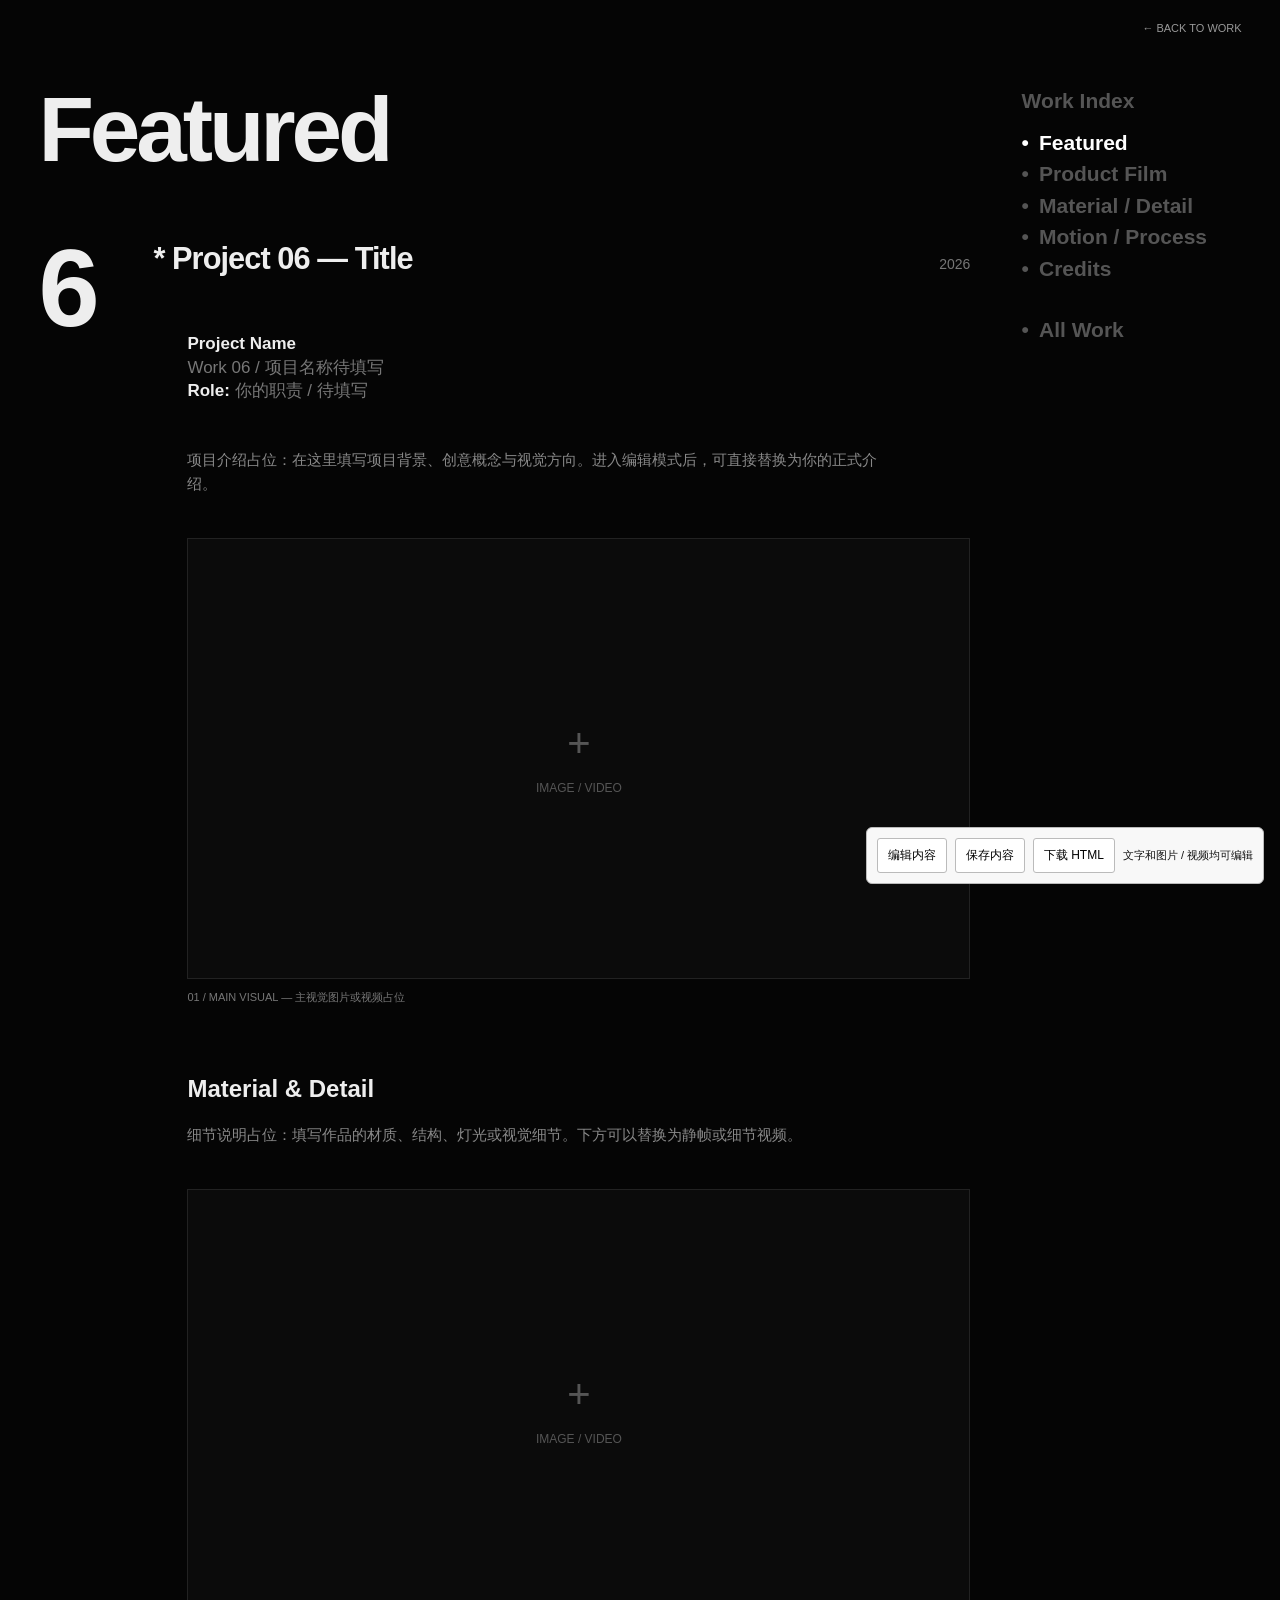
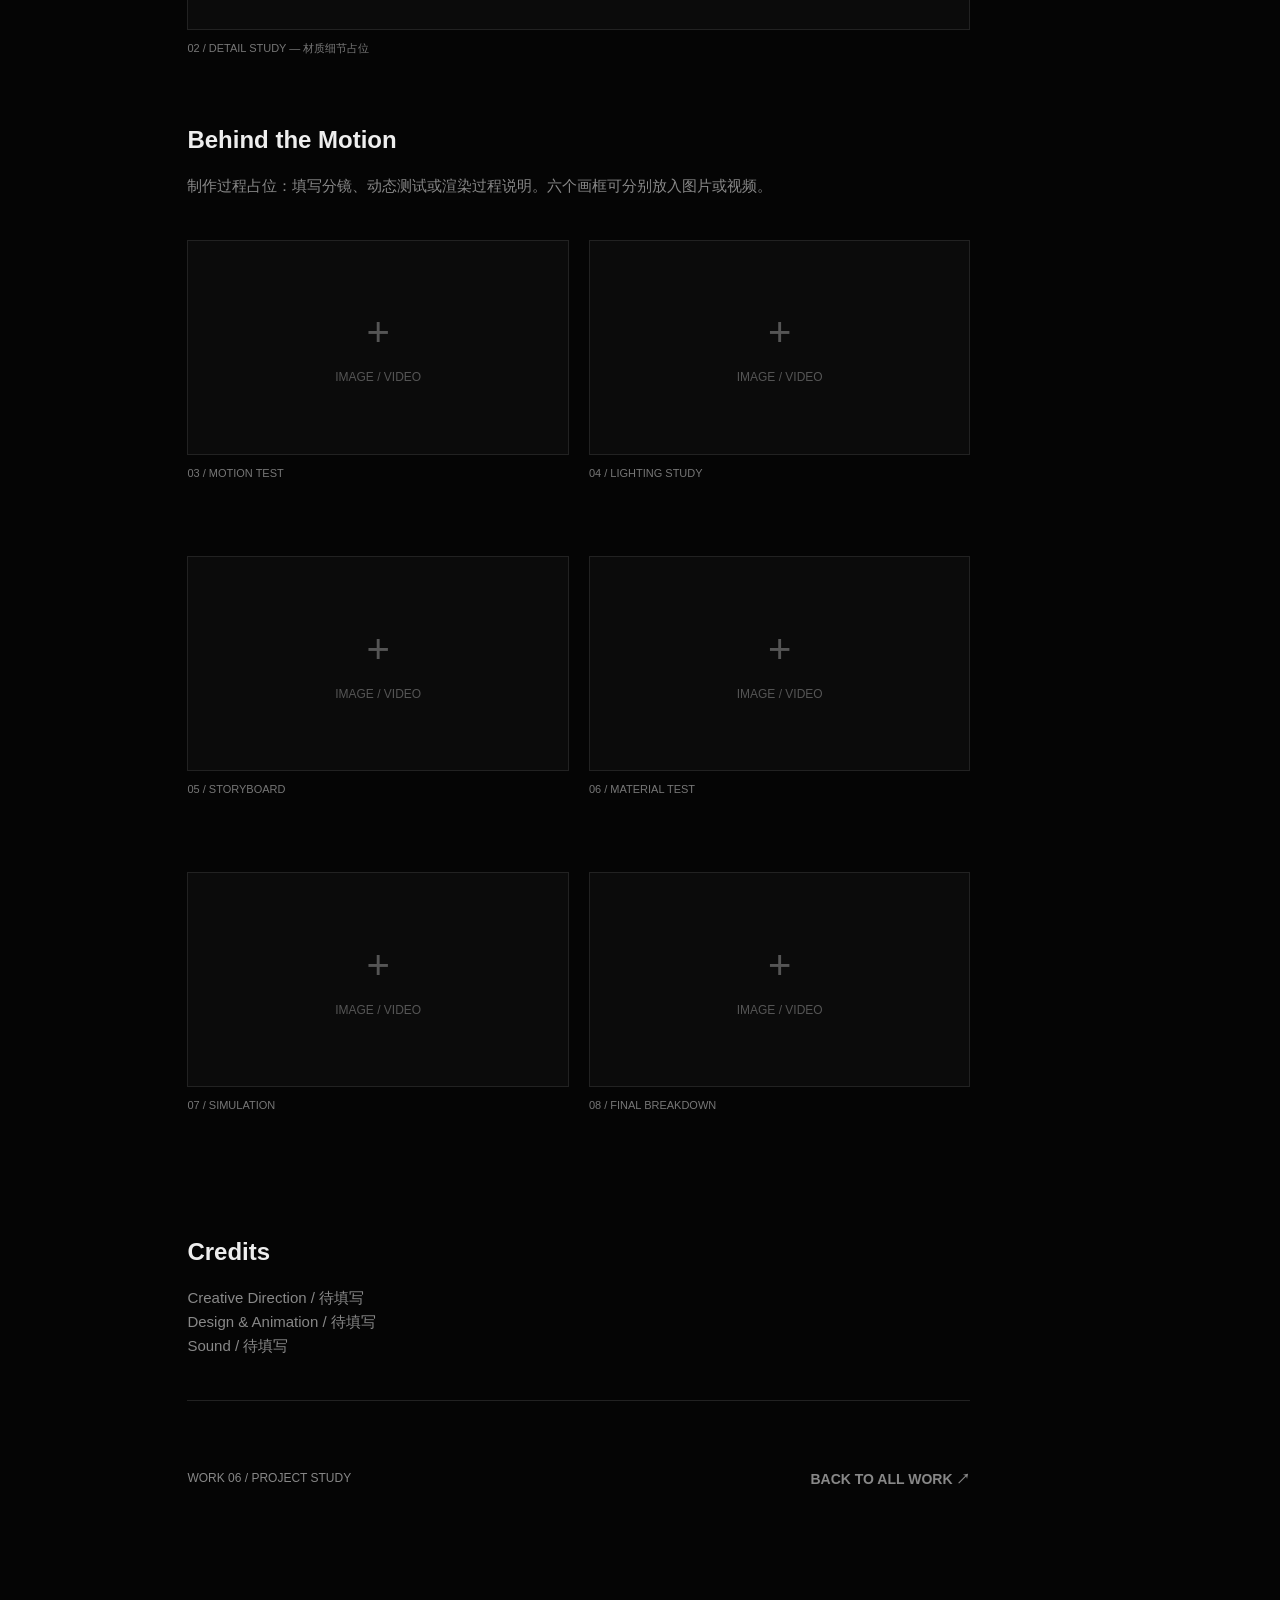
<file: work06.html>
<!doctype html><html lang="zh-CN"><head><meta charset="utf-8"><meta name="viewport" content="width=device-width,initial-scale=1"><title>Work 06 — Project Study</title><style>
*{box-sizing:border-box}html{scroll-behavior:smooth;scroll-padding-top:40px}body{background:#050505;color:#eee;margin:0;font-family:Arial,'Microsoft YaHei',sans-serif}a{color:inherit;text-decoration:none}button{font:inherit;cursor:pointer}a:focus-visible,button:focus-visible{outline:2px solid #ddd;outline-offset:5px}.back{position:absolute;right:3vw;top:22px;font-size:11px;color:#999}.layout{display:grid;grid-template-columns:minmax(0,1fr) 220px;gap:4vw;padding:85px 3vw 100px}.heading{font-size:clamp(60px,7.1vw,116px);letter-spacing:-.045em;line-height:1;margin:0 0 65px}.project-layout{display:grid;grid-template-columns:95px minmax(0,1fr);gap:20px}.number{font-weight:800;font-size:110px;line-height:.85}.project-title{display:flex;align-items:baseline;justify-content:space-between;gap:24px;margin-bottom:55px}.project-title h2{font-size:clamp(24px,2.4vw,38px);margin:0;letter-spacing:-.03em}.year{font-size:14px;color:#777}.copy{padding-left:34px}.metadata{font-size:17px;line-height:1.4;margin-bottom:45px}.muted{color:#777}.description{font-size:15px;line-height:1.6;max-width:690px;color:#888;margin:0 0 42px}.media-block{margin:0 0 55px;scroll-margin-top:35px}.media-box{position:relative;min-height:180px;background:#0b0b0b}.media-box video,.media-box img{width:100%;max-height:85vh;object-fit:contain;display:block}.media-box video{aspect-ratio:16/9}figcaption{font-size:11px;color:#777;line-height:1.5;margin-top:10px}.replace{display:none;position:absolute;right:10px;top:10px;border:1px solid #777;background:#111e;color:white;padding:9px 14px;z-index:2}.editing .replace{display:block}.placeholder{aspect-ratio:16/9;display:flex;align-items:center;justify-content:center;flex-direction:column;gap:15px;border:1px solid #222;color:#555}.placeholder b{font-weight:400;font-size:40px}.placeholder span{font-size:12px}.pair{display:grid;grid-template-columns:1fr 1fr;gap:20px}.pair .placeholder{aspect-ratio:4/3}.small-heading{font-size:24px;margin:70px 0 20px}.sidebar{position:sticky;top:85px;align-self:start;font-size:21px;font-weight:600;line-height:1.5;color:#555}.sidebar p{margin:0 0 10px}.sidebar a{display:block}.sidebar a:before{content:'•';margin-right:10px}.sidebar a:hover,.sidebar a.active{color:white}.sidebar .all{margin-top:30px}.bottom{padding:70px 0 20px;border-top:1px solid #222;display:flex;justify-content:space-between;color:#888;font-size:12px}.reveal{animation:arrive .85s both}@keyframes arrive{from{opacity:0;transform:translateY(22px)}to{opacity:1;transform:none}}.editing [data-text]{outline:1px dashed #667787;outline-offset:4px;min-width:10px;cursor:text}.toolbar{position:fixed;bottom:16px;right:16px;background:#f8f8f8;color:#111;border:1px solid #bbb;border-radius:6px;padding:10px;display:flex;gap:8px;align-items:center;z-index:20;font-size:12px}.toolbar button{padding:8px 10px;background:white;border:1px solid #bbb;border-radius:3px}.toolbar output{max-width:230px;font-size:11px}.editing .placeholder{border-color:#777}.busy{opacity:.6;pointer-events:none}@media(max-width:800px){.layout{grid-template-columns:1fr;padding:75px 20px 100px}.sidebar{position:static;grid-row:1;display:flex;flex-wrap:wrap;gap:12px;font-size:12px}.sidebar p{width:100%;margin:0}.sidebar .all{margin:0}.heading{margin-bottom:35px}.project-layout{grid-template-columns:44px minmax(0,1fr);gap:12px}.number{font-size:58px}.copy{padding-left:0}.project-title{margin-bottom:30px}.metadata{font-size:14px}.pair{grid-template-columns:1fr}.toolbar{left:8px;right:8px;bottom:8px;flex-wrap:wrap}.toolbar output{max-width:none}.back{right:20px}.project-title{flex-wrap:wrap;gap:8px}}@media(prefers-reduced-motion:reduce){html{scroll-behavior:auto}.reveal{animation:none}}
.bottom a{font-size:14px;font-weight:700}
.layout-control{display:none;border:1px dashed #666;background:#111;color:#ddd;padding:12px 16px;margin:10px 10px 24px 0;font-size:13px}.editing .layout-control{display:inline-block}[data-custom-section]{border-top:1px solid #222;margin-top:65px}.pair{align-items:start}.pair .media-content>img,.pair .media-content>video{aspect-ratio:4/3;object-fit:contain}.layout-control[data-action="remove"]{font-size:11px;color:#aaa;padding:6px 10px}.media-block{min-width:0}

/* All detail media frames, including user-added layouts, use 16:9. */
.media-box{aspect-ratio:16/9;min-height:0;overflow:hidden}
.media-box>.media-content{position:absolute;inset:0;width:100%;height:100%}
.media-box .media-content>img,.media-box .media-content>video,.media-box .media-content>.placeholder{display:block;width:100%;height:100%;min-height:0;max-height:none;aspect-ratio:16/9;object-fit:cover;object-position:center}
.media-box .media-content>.placeholder{display:flex}
</style></head><body>
<a class="back" href="粒子首屏.html#work">← <span data-text="back">BACK TO WORK</span></a>
<div class="layout"><main><h1 class="heading reveal" data-text="featured">Featured</h1><article class="project-layout"><div class="number reveal" data-text="number">6</div><div><div class="project-title reveal"><h2 data-text="title">* Project 06 — Title</h2><span class="year" data-text="year">2026</span></div><div class="copy">
<section id="overview" class="reveal"><div class="metadata"><strong data-text="label">Project Name</strong><br><span class="muted" data-text="project">Work 06 / 项目名称待填写</span><br><strong data-text="role-label">Role: </strong><span class="muted" data-text="role">你的职责 / 待填写</span></div><p class="description" data-text="description">项目介绍占位：在这里填写项目背景、创意概念与视觉方向。进入编辑模式后，可直接替换为你的正式介绍。</p></section>
<figure class="media-block reveal" id="film"><div class="media-box" data-slot="film"><div class="media-content"><div class="placeholder"><b>+</b><span>IMAGE / VIDEO</span></div></div><button class="replace" type="button">替换图片 / 视频</button></div><figcaption data-text="film-caption">01 / MAIN VISUAL — 主视觉图片或视频占位</figcaption></figure>
<section id="details"><h3 class="small-heading" data-text="details-title">Material & Detail</h3><p class="description" data-text="details-copy">细节说明占位：填写作品的材质、结构、灯光或视觉细节。下方可以替换为静帧或细节视频。</p><figure class="media-block"><div class="media-box" data-slot="detail"><div class="media-content"><div class="placeholder"><b>+</b><span>IMAGE / VIDEO</span></div></div><button class="replace" type="button">替换图片 / 视频</button></div><figcaption data-text="detail-caption">02 / DETAIL STUDY — 材质细节占位</figcaption></figure></section>
<section id="process"><h3 class="small-heading" data-text="process-title">Behind the Motion</h3><p class="description" data-text="process-copy">制作过程占位：填写分镜、动态测试或渲染过程说明。六个画框可分别放入图片或视频。</p><div class="pair"><figure class="media-block"><div class="media-box" data-slot="process-a"><div class="media-content"><div class="placeholder"><b>+</b><span>IMAGE / VIDEO</span></div></div><button class="replace" type="button">替换图片 / 视频</button></div><figcaption data-text="process-a-caption">03 / MOTION TEST</figcaption></figure><figure class="media-block"><div class="media-box" data-slot="process-b"><div class="media-content"><div class="placeholder"><b>+</b><span>IMAGE / VIDEO</span></div></div><button class="replace" type="button">替换图片 / 视频</button></div><figcaption data-text="process-b-caption">04 / LIGHTING STUDY</figcaption></figure><figure class="media-block"><div class="media-box" data-slot="process-c"><div class="media-content"><div class="placeholder"><b>+</b><span>IMAGE / VIDEO</span></div></div><button class="replace" type="button">替换图片 / 视频</button></div><figcaption data-text="process-c-caption">05 / STORYBOARD</figcaption></figure><figure class="media-block"><div class="media-box" data-slot="process-d"><div class="media-content"><div class="placeholder"><b>+</b><span>IMAGE / VIDEO</span></div></div><button class="replace" type="button">替换图片 / 视频</button></div><figcaption data-text="process-d-caption">06 / MATERIAL TEST</figcaption></figure><figure class="media-block"><div class="media-box" data-slot="process-e"><div class="media-content"><div class="placeholder"><b>+</b><span>IMAGE / VIDEO</span></div></div><button class="replace" type="button">替换图片 / 视频</button></div><figcaption data-text="process-e-caption">07 / SIMULATION</figcaption></figure><figure class="media-block"><div class="media-box" data-slot="process-f"><div class="media-content"><div class="placeholder"><b>+</b><span>IMAGE / VIDEO</span></div></div><button class="replace" type="button">替换图片 / 视频</button></div><figcaption data-text="process-f-caption">08 / FINAL BREAKDOWN</figcaption></figure></div></section>
<section id="credits"><h3 class="small-heading" data-text="credits-title">Credits</h3><p class="description" data-text="credits">Creative Direction / 待填写<br>Design & Animation / 待填写<br>Sound / 待填写</p></section><footer class="bottom"><span data-text="footer">WORK 06 / PROJECT STUDY</span><a href="粒子首屏.html#work" data-text="return">BACK TO ALL WORK ↗</a></footer>
</div></div></article></main><aside class="sidebar"><p data-text="index">Work Index</p><a class="active" href="#overview" data-text="nav-overview">Featured</a><a href="#film" data-text="nav-film">Product Film</a><a href="#details" data-text="nav-detail">Material / Detail</a><a href="#process" data-text="nav-process">Motion / Process</a><a href="#credits" data-text="nav-credits">Credits</a><a class="all" href="粒子首屏.html#work" data-text="nav-all">All Work</a></aside></div>
<aside class="toolbar"><button id="edit">编辑内容</button><button id="save">保存内容</button><button id="export">下载 HTML</button><output aria-live="polite">文字和图片 / 视频均可编辑</output></aside><input id="media-input" type="file" accept="image/*,video/*" hidden>
<script>
(()=>{'use strict';
const fields=[...document.querySelectorAll('[data-text]')],slots=[...document.querySelectorAll('[data-slot]')],status=document.querySelector('output');let editing=false,activeSlot=null,dirty=false,loadingMedia=false;
const originalMedia=Object.fromEntries(slots.map(slot=>[slot.dataset.slot,slot.querySelector('.media-content').innerHTML]));
const storageKey='work06-content-v1:'+location.pathname;let db=null;const replacements={};
function drawMedia(id,data){const slot=slots.find(s=>s.dataset.slot===id);if(!slot)return;const el=document.createElement(data.type.startsWith('video/')?'video':'img');el.src=data.src;if(el.tagName==='VIDEO'){el.controls=true;el.muted=true;el.loop=true;el.playsInline=true;el.preload='metadata';}else el.alt='项目素材';slot.querySelectorAll('video').forEach(v=>v.pause());slot.querySelector('.media-content').replaceChildren(el);observeVideos();}
const mediaObserver=new IntersectionObserver(entries=>entries.forEach(e=>{if(e.isIntersecting)e.target.play().catch(()=>{});else e.target.pause();}),{threshold:.25});
function observeVideos(){document.querySelectorAll('video').forEach(v=>mediaObserver.observe(v));}observeVideos();
// Runs inside the existing detail-page editor closure.
function refreshFields(){fields.splice(0,fields.length,...document.querySelectorAll('[data-text]'));slots.splice(0,slots.length,...document.querySelectorAll('[data-slot]'));fields.forEach(el=>{el.contentEditable=String(editing);if(el.dataset.bound)return;el.dataset.bound='1';el.addEventListener('input',mark);el.addEventListener('paste',e=>{e.preventDefault();const selection=getSelection();if(!selection.rangeCount)return;const range=selection.getRangeAt(0);range.deleteContents();const text=document.createTextNode(e.clipboardData.getData('text/plain'));range.insertNode(text);range.setStartAfter(text);range.collapse(true);selection.removeAllRanges();selection.addRange(range);mark();});});slots.forEach(slot=>{if(!(slot.dataset.slot in originalMedia))originalMedia[slot.dataset.slot]=slot.querySelector('.media-content').innerHTML;});}
function uid(){return 'extra-'+Date.now().toString(36)+'-'+Math.random().toString(36).slice(2,9);}
function frame(){const id=uid(),f=document.createElement('figure');f.className='media-block';f.innerHTML='<div class="media-box" data-slot="'+id+'"><div class="media-content"><div class="placeholder"><b>+</b><span>IMAGE / VIDEO</span></div></div><button class="replace" type="button">替换图片 / 视频</button></div><figcaption data-text="'+id+'-caption">图片 / 视频说明 · 点击编辑</figcaption>';return f;}
function controls(target,label,action){const b=document.createElement('button');b.type='button';b.className='layout-control';b.textContent=label;b.dataset.action=action;target.appendChild(b);return b;}
function buildControls(){document.querySelectorAll('.reset-media').forEach(e=>e.remove());slots.forEach(slot=>{const b=document.createElement('button');b.type='button';b.className='replace reset-media';b.style.top='52px';b.textContent='恢复初始素材';slot.append(b);});document.querySelectorAll('.layout-control').forEach(e=>e.remove());controls(document.querySelector('#details'),'＋ 增加布局（一个大框）','detail');controls(document.querySelector('#process'),'＋ 增加一行（两个小框）','pair');controls(document.querySelector('#custom-sections'),'＋ 添加自定义板块','section');document.querySelectorAll('[data-added]').forEach(el=>controls(el,el.dataset.added==='section'?'移除此板块':el.dataset.added==='row'?'移除此双框行':'移除此画框','remove'));document.querySelectorAll('[data-custom-section]').forEach(el=>{controls(el,'＋ 添加大框','custom-frame');controls(el,'＋ 添加双框行','custom-pair');});}
function layoutSnapshot(){return [...document.querySelectorAll('[data-added]')].filter(el=>!el.parentElement.closest('[data-added]')).map(el=>{const c=el.cloneNode(true);c.querySelectorAll('.layout-control,.reset-media').forEach(e=>e.remove());c.querySelectorAll('[data-bound],[contenteditable]').forEach(e=>{e.removeAttribute('data-bound');e.removeAttribute('contenteditable');});c.querySelectorAll('[data-slot]').forEach(s=>{if(!replacements[s.dataset.slot])return;s.querySelector('.media-content').innerHTML='<div class="placeholder"><b>+</b><span>IMAGE / VIDEO</span></div>';});return {parent:el.parentElement.id,html:c.outerHTML};});}
function restoreLayout(items){if(!Array.isArray(items))return;document.querySelectorAll('[data-added]').forEach(e=>e.remove());for(const item of items){const parent=document.getElementById(item.parent);if(!parent||!['details','process-grid','custom-sections'].includes(item.parent))continue;const template=document.createElement('template');template.innerHTML=item.html;template.content.querySelectorAll('script,iframe,object,embed').forEach(e=>e.remove());template.content.querySelectorAll('*').forEach(el=>{[...el.attributes].forEach(a=>{if(a.name.startsWith('on'))el.removeAttribute(a.name);});});parent.append(template.content);}refreshFields();buildControls();}
document.querySelector('#process .pair').id='process-grid';
if(!document.querySelector('#custom-sections')){const host=document.createElement('div');host.id='custom-sections';document.querySelector('#credits').before(host);}
document.querySelectorAll('[data-bound]').forEach(e=>e.removeAttribute('data-bound'));
refreshFields();buildControls();
document.addEventListener('click',async e=>{const button=e.target.closest('.layout-control');if(!button)return;await ready;if(!editing)return;const action=button.dataset.action;if(action==='remove'){button.parentElement.querySelectorAll('video').forEach(v=>{v.pause();mediaObserver.unobserve(v);});button.parentElement.remove();}else if(action==='section'){const id=uid(),section=document.createElement('section');section.dataset.added='section';section.dataset.customSection='1';section.id=id;section.innerHTML='<h3 class="small-heading" data-text="'+id+'-title">自定义项目标题</h3><p class="description" data-text="'+id+'-copy">在这里填写项目介绍、制作过程或内容说明。</p>';section.append(frame());document.querySelector('#custom-sections').insertBefore(section,button);}else{let target=action==='detail'?document.querySelector('#details'):action==='pair'?document.querySelector('#process-grid'):button.closest('[data-custom-section]');if(action==='pair'){for(let i=0;i<2;i++){const f=frame();f.dataset.added='frame';target.append(f);}}else if(action==='custom-pair'){const row=document.createElement('div');row.className='pair';row.dataset.added='row';row.append(frame(),frame());target.append(row);}else{const f=frame();f.dataset.added='frame';target.append(f);}}refreshFields();buildControls();mark();});
document.addEventListener('click',e=>{const button=e.target.closest('.replace');if(!button||!editing)return;const slot=button.closest('[data-slot]');if(button.classList.contains('reset-media')){slot.querySelectorAll('video').forEach(v=>{v.pause();mediaObserver.unobserve(v);});slot.querySelector('.media-content').innerHTML=originalMedia[slot.dataset.slot];delete replacements[slot.dataset.slot];observeVideos();mark();}else{activeSlot=slot.dataset.slot;document.querySelector('#media-input').click();}});

const ready=new Promise(resolve=>{try{const request=indexedDB.open('work01-editor',1);request.onupgradeneeded=()=>request.result.createObjectStore('content');request.onerror=()=>resolve();request.onsuccess=()=>{db=request.result;const read=db.transaction('content').objectStore('content').get(storageKey);read.onsuccess=()=>{const value=read.result;if(value){restoreLayout(value.layout);fields.forEach(el=>{if(typeof (value.text||{})[el.dataset.text]==='string')el.innerText=(value.text||{})[el.dataset.text]==='制作过程占位：填写分镜、动态测试或渲染过程说明。两个画框可分别放入图片或视频。'?'制作过程占位：填写分镜、动态测试或渲染过程说明。六个画框可分别放入图片或视频。':(value.text||{})[el.dataset.text]});Object.entries(value.media||{}).forEach(([id,data])=>{replacements[id]=data;drawMedia(id,data)});}resolve();};read.onerror=()=>resolve();};}catch{resolve();}});
function mark(){dirty=true;status.textContent='有未保存的修改';}

document.addEventListener('click',e=>{if(editing&&e.target.closest('a[data-text],a:has([data-text])'))e.preventDefault();},true);
document.querySelector('#edit').onclick=async()=>{await ready;editing=!editing;document.body.classList.toggle('editing',editing);fields.forEach(el=>el.contentEditable=String(editing));document.querySelector('#edit').textContent=editing?'完成编辑':'编辑内容';};
document.querySelector('#media-input').onchange=async e=>{const file=e.target.files[0],id=activeSlot;e.target.value='';if(!file)return;if(!/^(image|video)\//.test(file.type)){status.textContent='请选择图片或视频';return;}if(loadingMedia){status.textContent='请等待当前素材读取完成';return;}loadingMedia=true;status.textContent='正在载入素材…';const reader=new FileReader();reader.onerror=()=>{loadingMedia=false;status.textContent='读取失败，请重试';};reader.onload=()=>{loadingMedia=false;const data={type:file.type,src:reader.result};replacements[id]=data;drawMedia(id,data);mark();};reader.readAsDataURL(file);};
document.querySelector('#save').onclick=async()=>{await ready;if(loadingMedia){status.textContent='素材正在读取，请稍后保存';return;}if(!db){status.textContent='浏览器存储不可用，请下载 HTML 保存';return;}const transaction=db.transaction('content','readwrite');transaction.objectStore('content').put({text:Object.fromEntries(fields.map(el=>[el.dataset.text,el.innerText])),media:Object.fromEntries(Object.entries(replacements).filter(([id])=>slots.some(s=>s.dataset.slot===id))),layout:layoutSnapshot()},storageKey);transaction.oncomplete=()=>{dirty=false;status.textContent='内容已保存至当前浏览器';};transaction.onerror=()=>status.textContent='保存失败或空间不足，请下载 HTML';};
document.querySelector('#export').onclick=async()=>{await ready;if(loadingMedia){status.textContent='素材正在读取，请稍后下载';return;}const copy=document.documentElement.cloneNode(true);copy.querySelector('body').classList.remove('editing');copy.querySelectorAll('.reset-media,.layout-control').forEach(el=>el.remove());copy.querySelectorAll('[data-bound]').forEach(el=>el.removeAttribute('data-bound'));copy.querySelectorAll('[contenteditable]').forEach(el=>el.removeAttribute('contenteditable'));copy.querySelector('#edit').textContent='编辑内容';copy.querySelector('output').textContent='文字和图片 / 视频均可编辑';copy.querySelectorAll('.reveal').forEach(el=>el.style.removeProperty('animation'));const url=URL.createObjectURL(new Blob(['<!doctype html>\n'+copy.outerHTML],{type:'text/html;charset=utf-8'}));const a=document.createElement('a');a.href=url;a.download='work06.html';a.click();setTimeout(()=>URL.revokeObjectURL(url),3000);dirty=false;status.textContent='已下载，请与首页 HTML 放在同一文件夹';};
addEventListener('beforeunload',e=>{if(dirty){e.preventDefault();e.returnValue='';}});
const reveal=new IntersectionObserver(entries=>entries.forEach(e=>{if(e.isIntersecting){e.target.classList.add('reveal');reveal.unobserve(e.target)}}),{threshold:.1});document.querySelectorAll('.media-block,.small-heading,.description').forEach(el=>reveal.observe(el));
const sections=new IntersectionObserver(entries=>entries.forEach(e=>{if(e.isIntersecting)document.querySelectorAll('.sidebar a').forEach(a=>a.classList.toggle('active',a.getAttribute('href')==='#'+e.target.id));}),{rootMargin:'-5% 0px -55% 0px'});document.querySelectorAll('[id="overview"],[id="film"],[id="details"],[id="process"],[id="credits"]').forEach(el=>sections.observe(el));
})();

</script></body></html>
</file>
<file: mobile-layout.css>
/* Phone layouts use normal row order rather than newspaper-style columns. */
@media (max-width: 760px) {
  html { -webkit-text-size-adjust: 100%; }
  body.home header {
    padding: 18px 20px;
    padding-left: max(20px, env(safe-area-inset-left));
    padding-right: max(20px, env(safe-area-inset-right));
  }
  body.home .logo { font-size: 26px; }
  body.home nav { gap: 20px; font-size: 11px; }
  body.home #intro { height: 150svh; }
  body.home .hero-footer {
    left: 20px; right: 20px;
    bottom: max(24px, env(safe-area-inset-bottom));
    flex-direction: column;
    align-items: flex-start;
    gap: 18px;
  }
  body.home .hero-footer h1 { font-size: 16px; line-height: 1.15; letter-spacing: -.4px; }
  body.home .hero-footer a { font-size: 10px; gap: 12px; flex-wrap: wrap; }
  body.home .hero-footer a span { font-size: 11px; }
  body.home #work { padding: 84px 20px 28px; scroll-margin-top: 0; }
  body.home .section-top { padding-bottom: 16px; margin-bottom: 24px; }
  body.home .grid {
    display: grid;
    grid-template-columns: minmax(0, 1fr);
    columns: auto;
    gap: 30px;
  }
  body.home .work-shell { min-width: 0; }
  body.home .project { margin: 0; padding: 0; }
  body.home .project .work-cover {
    width: 100%; height: auto;
    aspect-ratio: 16 / 9 !important;
    object-fit: cover;
  }
  body.home .caption { padding-top: 12px; }
  body.home .caption strong { font-size: 15px; line-height: 1.3; }
  body.home .caption small { display: none; }
  body.home .contact { padding: 24px 20px 32px; }
  body.home .project:hover .work-video,
  body.home .project:hover img { transform: none; }

  body.work-detail .layout {
    grid-template-columns: minmax(0, 1fr);
    padding: 72px 20px 48px;
    gap: 28px;
  }
  body.work-detail main { min-width: 0; }
  body.work-detail .project-layout { grid-template-columns: minmax(0, 1fr); gap: 20px; }
  body.work-detail .number { font-size: 48px; }
  body.work-detail .heading { font-size: clamp(44px, 12vw, 72px); margin-bottom: 30px; }
  body.work-detail .project-title { gap: 10px; margin-bottom: 24px; }
  body.work-detail .project-title h2 { font-size: 24px; overflow-wrap: anywhere; }
  body.work-detail .copy { padding-left: 0; }
  body.work-detail .metadata { font-size: 14px; line-height: 1.65; margin-bottom: 24px; }
  body.work-detail .description { font-size: 14px; line-height: 1.75; margin-bottom: 26px; }
  body.work-detail .media-block { margin-bottom: 28px; }
  body.work-detail .pair { grid-template-columns: minmax(0, 1fr); gap: 0; }
  body.work-detail .small-heading { font-size: 22px; margin-top: 40px; }
  body.work-detail .sidebar {
    position: static; grid-row: 1;
    display: flex; flex-wrap: wrap;
    column-gap: 18px; row-gap: 8px;
    font-size: 12px; line-height: 1.5;
  }
  body.work-detail .sidebar p { width: 100%; margin: 0 0 4px; }
  body.work-detail .sidebar a { padding: 5px 0; }
  body.work-detail .sidebar .all { margin-top: 0; }
  body.work-detail .bottom { padding-top: 28px; flex-wrap: wrap; gap: 16px; }
}
</file>
